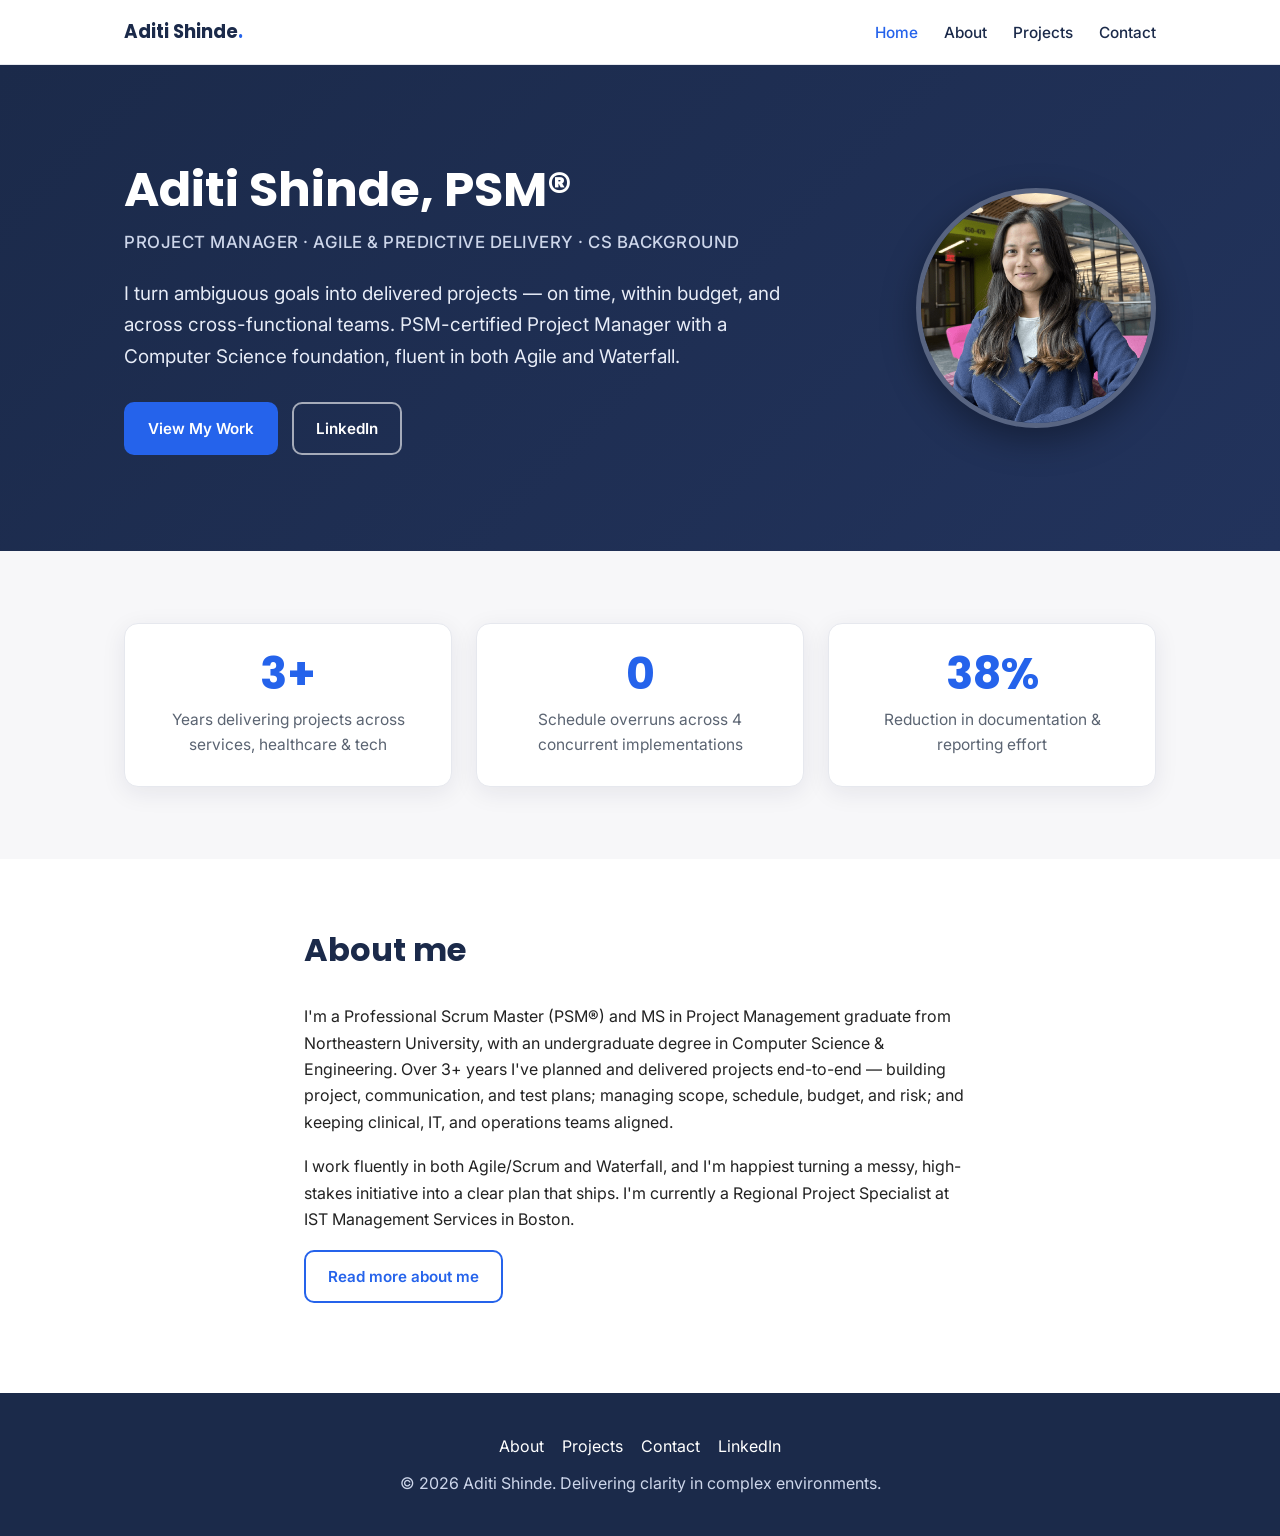
<file: index.html>
<!DOCTYPE html>
<html lang="en">
<head>
<meta charset="UTF-8">
<meta name="viewport" content="width=device-width, initial-scale=1.0">
<title>Aditi Shinde — Project Manager (PSM®)</title>
<meta name="description" content="Aditi Shinde — PSM-certified Project Manager with a Computer Science background. Agile and Waterfall delivery across services, healthcare, and technology.">
<link rel="preconnect" href="https://fonts.googleapis.com">
<link rel="preconnect" href="https://fonts.gstatic.com" crossorigin>
<link href="https://fonts.googleapis.com/css2?family=Inter:wght@400;500;600&family=Poppins:wght@500;600;700&display=swap" rel="stylesheet">
<link rel="stylesheet" href="styles.css">
</head>
<body>

<nav class="nav">
  <div class="container">
    <a class="brand" href="index.html">Aditi Shinde<span>.</span></a>
    <button class="nav-toggle" aria-label="Menu" onclick="document.getElementById('navlinks').classList.toggle('open')">☰</button>
    <ul class="nav-links" id="navlinks">
      <li><a class="active" href="index.html">Home</a></li>
      <li><a href="about.html">About</a></li>
      <li><a href="projects.html">Projects</a></li>
      <li><a href="contact.html">Contact</a></li>
    </ul>
  </div>
</nav>

<header class="hero">
  <div class="container hero-inner">
    <div class="hero-text">
      <h1>Aditi Shinde, PSM®</h1>
      <div class="role">Project Manager · Agile &amp; Predictive Delivery · CS Background</div>
      <p class="lead">I turn ambiguous goals into delivered projects — on time, within budget, and across cross-functional teams. PSM-certified Project Manager with a Computer Science foundation, fluent in both Agile and Waterfall.</p>
      <div class="actions">
        <a class="btn btn-primary" href="projects.html">View My Work</a>
        <a class="btn btn-outline" href="https://www.linkedin.com/in/aditishinde29/" target="_blank" rel="noopener">LinkedIn</a>
      </div>
    </div>
    <img class="hero-photo" src="profile.png" alt="Aditi Shinde">
  </div>
</header>

<section class="stats">
  <div class="container">
    <div class="stats-grid">
      <div class="stat"><div class="num">3+</div><div class="label">Years delivering projects across services, healthcare &amp; tech</div></div>
      <div class="stat"><div class="num">0</div><div class="label">Schedule overruns across 4 concurrent implementations</div></div>
      <div class="stat"><div class="num">38%</div><div class="label">Reduction in documentation &amp; reporting effort</div></div>
    </div>
  </div>
</section>

<section>
  <div class="container prose">
    <div class="section-head"><h2>About me</h2></div>
    <p>I'm a Professional Scrum Master (PSM®) and MS in Project Management graduate from Northeastern University, with an undergraduate degree in Computer Science &amp; Engineering. Over 3+ years I've planned and delivered projects end-to-end — building project, communication, and test plans; managing scope, schedule, budget, and risk; and keeping clinical, IT, and operations teams aligned.</p>
    <p>I work fluently in both Agile/Scrum and Waterfall, and I'm happiest turning a messy, high-stakes initiative into a clear plan that ships. I'm currently a Regional Project Specialist at IST Management Services in Boston.</p>
    <p><a class="btn btn-ghost" href="about.html">Read more about me</a></p>
  </div>
</section>

<footer class="footer">
  <div class="container">
    <div class="links">
      <a href="about.html">About</a>
      <a href="projects.html">Projects</a>
      <a href="contact.html">Contact</a>
      <a href="https://www.linkedin.com/in/aditishinde29/" target="_blank" rel="noopener">LinkedIn</a>
    </div>
    <p>© 2026 Aditi Shinde. Delivering clarity in complex environments.</p>
  </div>
</footer>

</body>
</html>
</file>
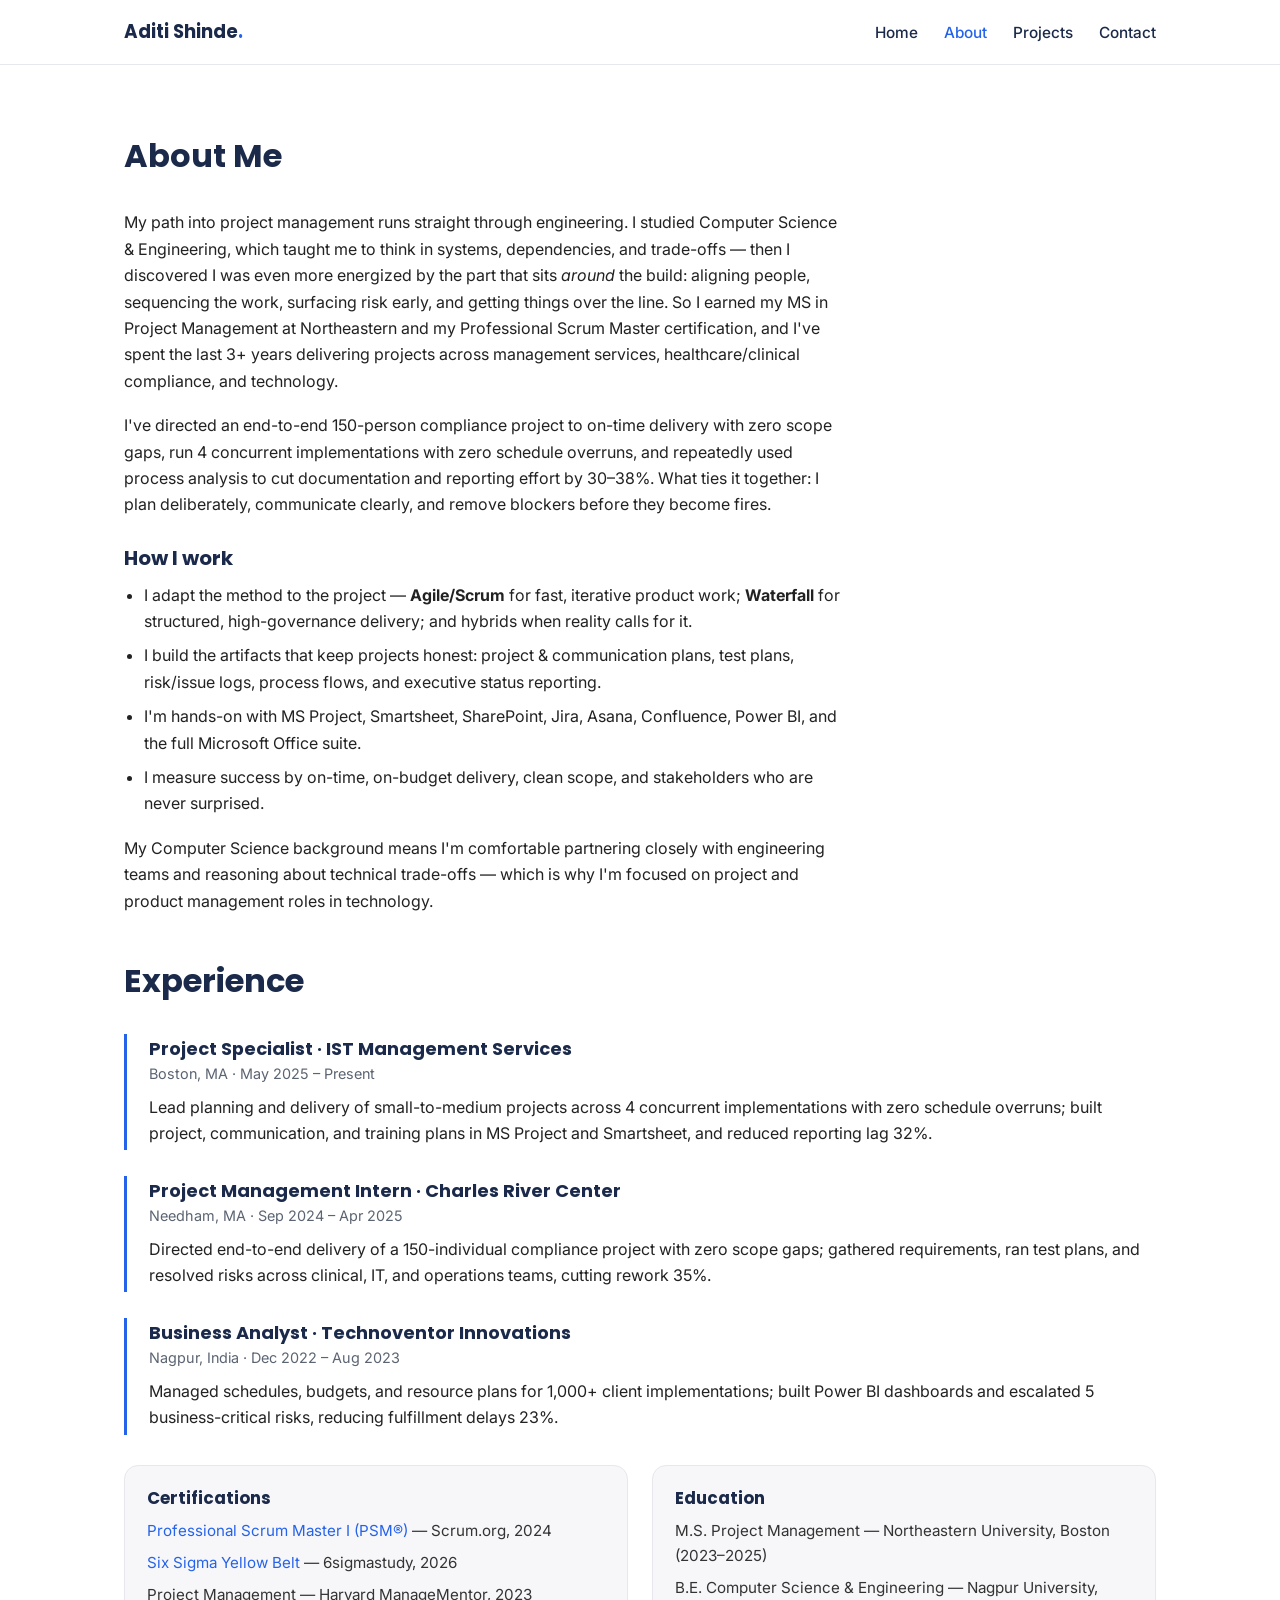
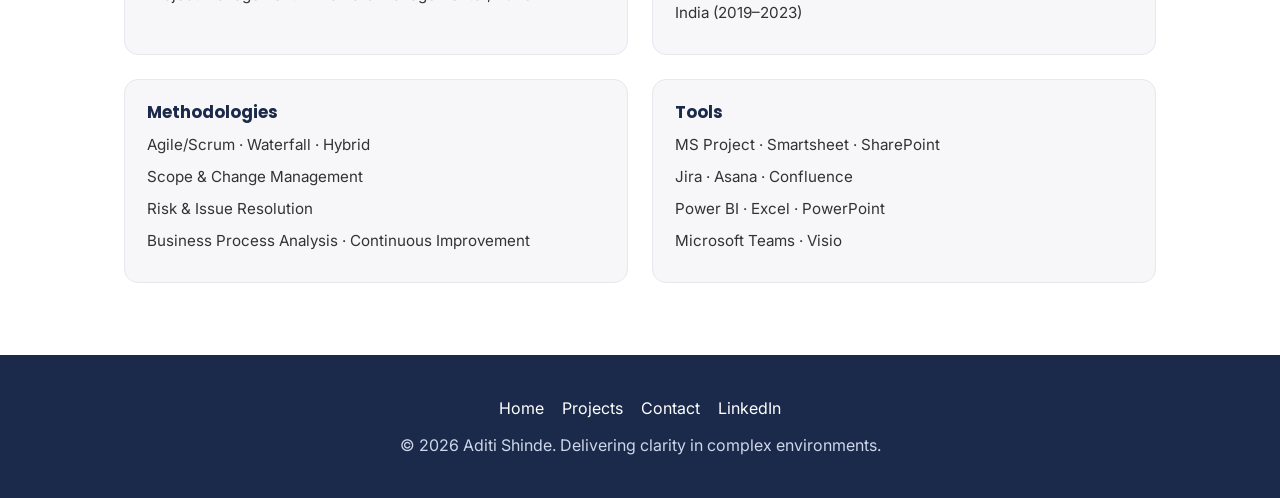
<file: about.html>
<!DOCTYPE html>
<html lang="en">
<head>
<meta charset="UTF-8">
<meta name="viewport" content="width=device-width, initial-scale=1.0">
<title>About — Aditi Shinde, Project Manager</title>
<meta name="description" content="About Aditi Shinde — Project Manager with a Computer Science background, PSM-certified, experienced in Agile and Waterfall delivery.">
<link rel="preconnect" href="https://fonts.googleapis.com">
<link rel="preconnect" href="https://fonts.gstatic.com" crossorigin>
<link href="https://fonts.googleapis.com/css2?family=Inter:wght@400;500;600&family=Poppins:wght@500;600;700&display=swap" rel="stylesheet">
<link rel="stylesheet" href="styles.css">
</head>
<body>

<nav class="nav">
  <div class="container">
    <a class="brand" href="index.html">Aditi Shinde<span>.</span></a>
    <button class="nav-toggle" aria-label="Menu" onclick="document.getElementById('navlinks').classList.toggle('open')">☰</button>
    <ul class="nav-links" id="navlinks">
      <li><a href="index.html">Home</a></li>
      <li><a class="active" href="about.html">About</a></li>
      <li><a href="projects.html">Projects</a></li>
      <li><a href="contact.html">Contact</a></li>
    </ul>
  </div>
</nav>

<section>
  <div class="container">
    <div class="section-head"><h2>About Me</h2></div>
    <div class="prose">
      <p>My path into project management runs straight through engineering. I studied Computer Science &amp; Engineering, which taught me to think in systems, dependencies, and trade-offs — then I discovered I was even more energized by the part that sits <em>around</em> the build: aligning people, sequencing the work, surfacing risk early, and getting things over the line. So I earned my MS in Project Management at Northeastern and my Professional Scrum Master certification, and I've spent the last 3+ years delivering projects across management services, healthcare/clinical compliance, and technology.</p>
      <p>I've directed an end-to-end 150-person compliance project to on-time delivery with zero scope gaps, run 4 concurrent implementations with zero schedule overruns, and repeatedly used process analysis to cut documentation and reporting effort by 30–38%. What ties it together: I plan deliberately, communicate clearly, and remove blockers before they become fires.</p>

      <h3>How I work</h3>
      <ul>
        <li>I adapt the method to the project — <strong>Agile/Scrum</strong> for fast, iterative product work; <strong>Waterfall</strong> for structured, high-governance delivery; and hybrids when reality calls for it.</li>
        <li>I build the artifacts that keep projects honest: project &amp; communication plans, test plans, risk/issue logs, process flows, and executive status reporting.</li>
        <li>I'm hands-on with MS Project, Smartsheet, SharePoint, Jira, Asana, Confluence, Power BI, and the full Microsoft Office suite.</li>
        <li>I measure success by on-time, on-budget delivery, clean scope, and stakeholders who are never surprised.</li>
      </ul>
      <p>My Computer Science background means I'm comfortable partnering closely with engineering teams and reasoning about technical trade-offs — which is why I'm focused on project and product management roles in technology.</p>
    </div>

    <div class="section-head" style="margin-top:48px"><h2>Experience</h2></div>
    <div class="exp">
      <h3>Project Specialist · IST Management Services</h3>
      <div class="when">Boston, MA · May 2025 – Present</div>
      <p>Lead planning and delivery of small-to-medium projects across 4 concurrent implementations with zero schedule overruns; built project, communication, and training plans in MS Project and Smartsheet, and reduced reporting lag 32%.</p>
    </div>
    <div class="exp">
      <h3>Project Management Intern · Charles River Center</h3>
      <div class="when">Needham, MA · Sep 2024 – Apr 2025</div>
      <p>Directed end-to-end delivery of a 150-individual compliance project with zero scope gaps; gathered requirements, ran test plans, and resolved risks across clinical, IT, and operations teams, cutting rework 35%.</p>
    </div>
    <div class="exp">
      <h3>Business Analyst · Technoventor Innovations</h3>
      <div class="when">Nagpur, India · Dec 2022 – Aug 2023</div>
      <p>Managed schedules, budgets, and resource plans for 1,000+ client implementations; built Power BI dashboards and escalated 5 business-critical risks, reducing fulfillment delays 23%.</p>
    </div>

    <div class="cred-grid">
      <div class="cred">
        <h4>Certifications</h4>
        <ul>
          <li><a href="https://www.scrum.org/user/1453399" target="_blank" rel="noopener">Professional Scrum Master I (PSM®)</a> — Scrum.org, 2024</li>
          <li><a href="certs/SixSigmaYellowBelt-AditiShinde.pdf" target="_blank" rel="noopener">Six Sigma Yellow Belt</a> — 6sigmastudy, 2026</li>
          <li>Project Management — Harvard ManageMentor, 2023</li>
        </ul>
      </div>
      <div class="cred">
        <h4>Education</h4>
        <ul>
          <li>M.S. Project Management — Northeastern University, Boston (2023–2025)</li>
          <li>B.E. Computer Science &amp; Engineering — Nagpur University, India (2019–2023)</li>
        </ul>
      </div>
      <div class="cred">
        <h4>Methodologies</h4>
        <ul>
          <li>Agile/Scrum · Waterfall · Hybrid</li>
          <li>Scope &amp; Change Management</li>
          <li>Risk &amp; Issue Resolution</li>
          <li>Business Process Analysis · Continuous Improvement</li>
        </ul>
      </div>
      <div class="cred">
        <h4>Tools</h4>
        <ul>
          <li>MS Project · Smartsheet · SharePoint</li>
          <li>Jira · Asana · Confluence</li>
          <li>Power BI · Excel · PowerPoint</li>
          <li>Microsoft Teams · Visio</li>
        </ul>
      </div>
    </div>
  </div>
</section>

<footer class="footer">
  <div class="container">
    <div class="links">
      <a href="index.html">Home</a>
      <a href="projects.html">Projects</a>
      <a href="contact.html">Contact</a>
      <a href="https://www.linkedin.com/in/aditishinde29/" target="_blank" rel="noopener">LinkedIn</a>
    </div>
    <p>© 2026 Aditi Shinde. Delivering clarity in complex environments.</p>
  </div>
</footer>

</body>
</html>
</file>
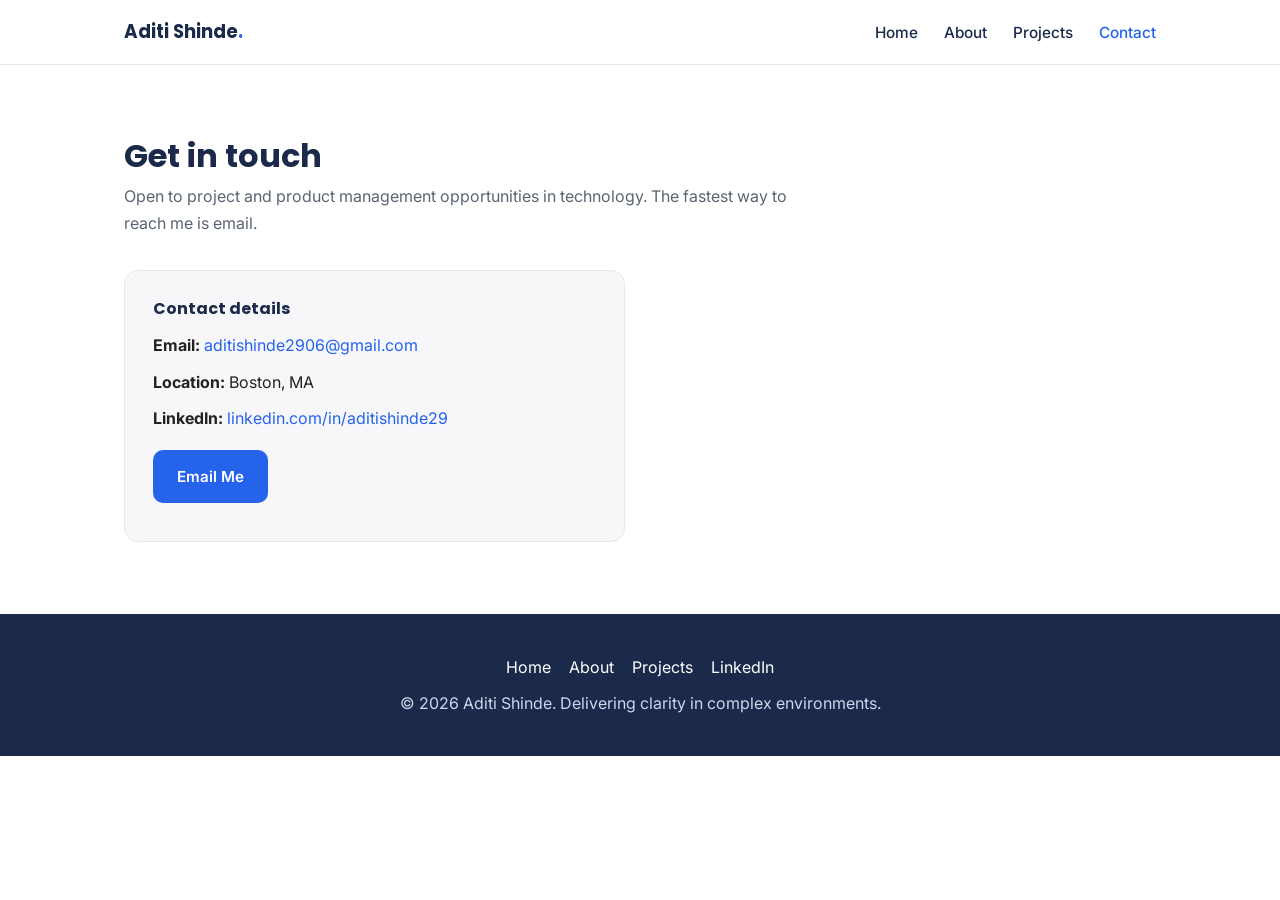
<file: contact.html>
<!DOCTYPE html>
<html lang="en">
<head>
<meta charset="UTF-8">
<meta name="viewport" content="width=device-width, initial-scale=1.0">
<title>Contact — Aditi Shinde</title>
<meta name="description" content="Get in touch with Aditi Shinde — Project Manager based in Boston, MA.">
<link rel="preconnect" href="https://fonts.googleapis.com">
<link rel="preconnect" href="https://fonts.gstatic.com" crossorigin>
<link href="https://fonts.googleapis.com/css2?family=Inter:wght@400;500;600&family=Poppins:wght@500;600;700&display=swap" rel="stylesheet">
<link rel="stylesheet" href="styles.css">
</head>
<body>

<nav class="nav">
  <div class="container">
    <a class="brand" href="index.html">Aditi Shinde<span>.</span></a>
    <button class="nav-toggle" aria-label="Menu" onclick="document.getElementById('navlinks').classList.toggle('open')">☰</button>
    <ul class="nav-links" id="navlinks">
      <li><a href="index.html">Home</a></li>
      <li><a href="about.html">About</a></li>
      <li><a href="projects.html">Projects</a></li>
      <li><a class="active" href="contact.html">Contact</a></li>
    </ul>
  </div>
</nav>

<section>
  <div class="container">
    <div class="section-head">
      <h2>Get in touch</h2>
      <p>Open to project and product management opportunities in technology. The fastest way to reach me is email.</p>
    </div>

    <div class="contact-grid">
      <div class="contact-card">
        <h4 style="margin-bottom:14px">Contact details</h4>
        <p><strong>Email:</strong> <a href="mailto:aditishinde2906@gmail.com">aditishinde2906@gmail.com</a></p>
        <p><strong>Location:</strong> Boston, MA</p>
        <p><strong>LinkedIn:</strong> <a href="https://www.linkedin.com/in/aditishinde29/" target="_blank" rel="noopener">linkedin.com/in/aditishinde29</a></p>
        <p style="margin-top:18px"><a class="btn btn-primary" href="mailto:aditishinde2906@gmail.com">Email Me</a></p>
      </div>
    </div>
  </div>
</section>

<footer class="footer">
  <div class="container">
    <div class="links">
      <a href="index.html">Home</a>
      <a href="about.html">About</a>
      <a href="projects.html">Projects</a>
      <a href="https://www.linkedin.com/in/aditishinde29/" target="_blank" rel="noopener">LinkedIn</a>
    </div>
    <p>© 2026 Aditi Shinde. Delivering clarity in complex environments.</p>
  </div>
</footer>

</body>
</html>
</file>
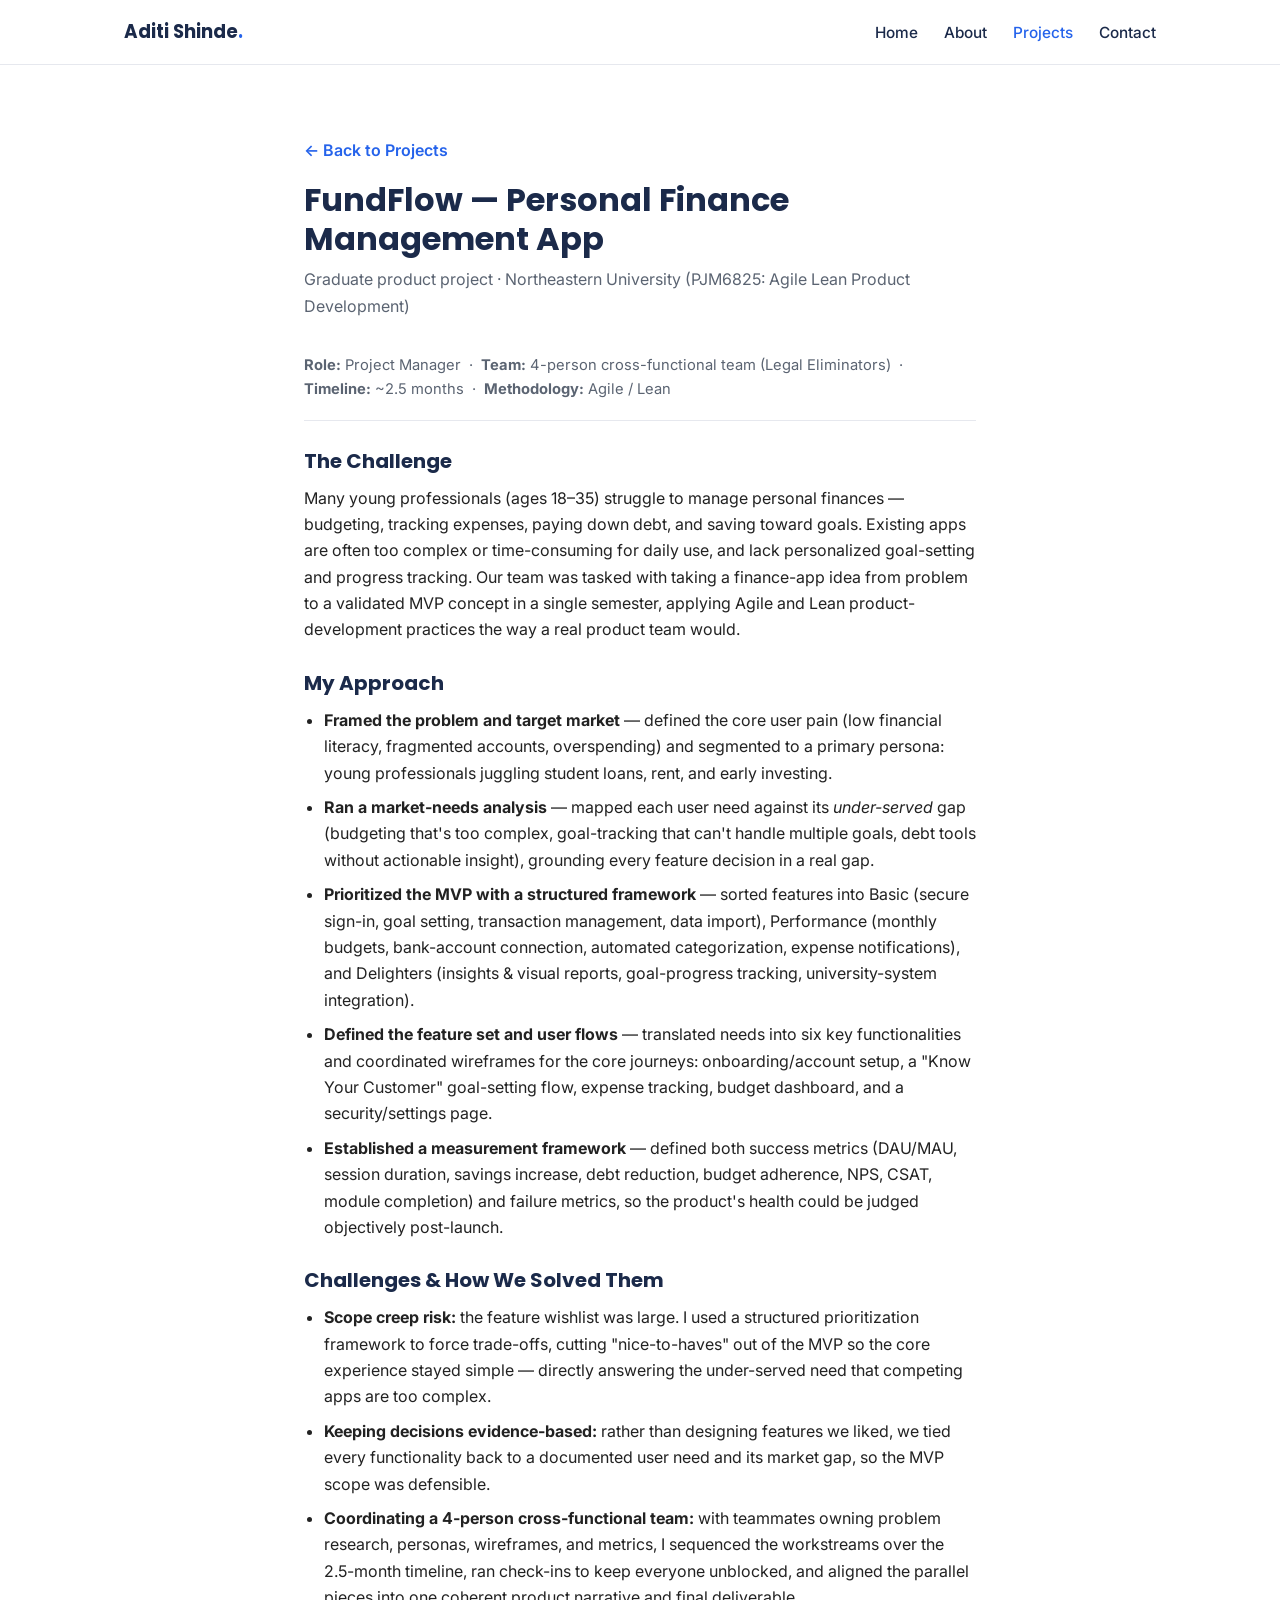
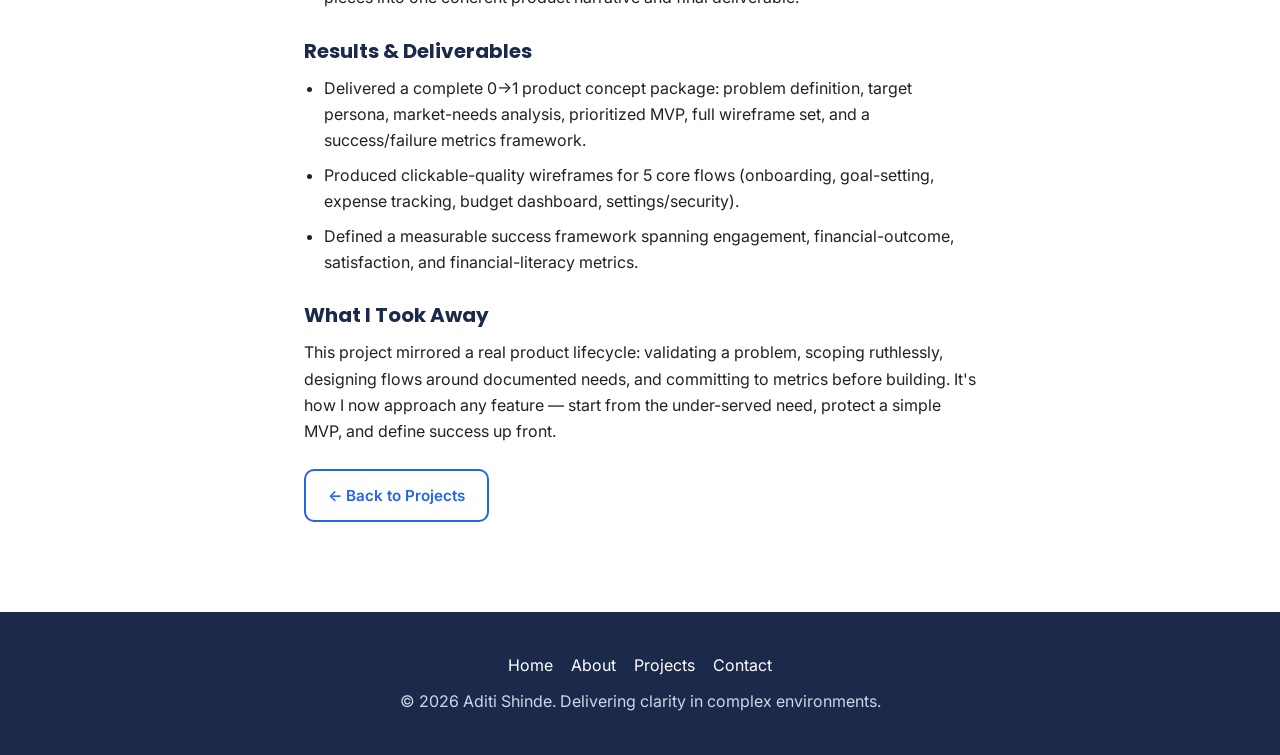
<file: fundflow.html>
<!DOCTYPE html>
<html lang="en">
<head>
<meta charset="UTF-8">
<meta name="viewport" content="width=device-width, initial-scale=1.0">
<title>FundFlow Case Study — Aditi Shinde</title>
<meta name="description" content="FundFlow case study — 0→1 personal finance app product concept led with Agile/Lean methods, a prioritized MVP, wireframes, and a success-metrics framework.">
<link rel="preconnect" href="https://fonts.googleapis.com">
<link rel="preconnect" href="https://fonts.gstatic.com" crossorigin>
<link href="https://fonts.googleapis.com/css2?family=Inter:wght@400;500;600&family=Poppins:wght@500;600;700&display=swap" rel="stylesheet">
<link rel="stylesheet" href="styles.css">
</head>
<body>

<nav class="nav">
  <div class="container">
    <a class="brand" href="index.html">Aditi Shinde<span>.</span></a>
    <button class="nav-toggle" aria-label="Menu" onclick="document.getElementById('navlinks').classList.toggle('open')">☰</button>
    <ul class="nav-links" id="navlinks">
      <li><a href="index.html">Home</a></li>
      <li><a href="about.html">About</a></li>
      <li><a class="active" href="projects.html">Projects</a></li>
      <li><a href="contact.html">Contact</a></li>
    </ul>
  </div>
</nav>

<section>
  <div class="container prose">
    <a class="back" href="projects.html">← Back to Projects</a>
    <div class="section-head">
      <h2>FundFlow — Personal Finance Management App</h2>
      <p>Graduate product project · Northeastern University (PJM6825: Agile Lean Product Development)</p>
    </div>
    <p class="meta-line"><strong>Role:</strong> Project Manager &nbsp;·&nbsp; <strong>Team:</strong> 4-person cross-functional team (Legal Eliminators) &nbsp;·&nbsp; <strong>Timeline:</strong> ~2.5 months &nbsp;·&nbsp; <strong>Methodology:</strong> Agile / Lean</p>

    <h3>The Challenge</h3>
    <p>Many young professionals (ages 18–35) struggle to manage personal finances — budgeting, tracking expenses, paying down debt, and saving toward goals. Existing apps are often too complex or time-consuming for daily use, and lack personalized goal-setting and progress tracking. Our team was tasked with taking a finance-app idea from problem to a validated MVP concept in a single semester, applying Agile and Lean product-development practices the way a real product team would.</p>

    <h3>My Approach</h3>
    <ul>
      <li><strong>Framed the problem and target market</strong> — defined the core user pain (low financial literacy, fragmented accounts, overspending) and segmented to a primary persona: young professionals juggling student loans, rent, and early investing.</li>
      <li><strong>Ran a market-needs analysis</strong> — mapped each user need against its <em>under-served</em> gap (budgeting that's too complex, goal-tracking that can't handle multiple goals, debt tools without actionable insight), grounding every feature decision in a real gap.</li>
      <li><strong>Prioritized the MVP with a structured framework</strong> — sorted features into Basic (secure sign-in, goal setting, transaction management, data import), Performance (monthly budgets, bank-account connection, automated categorization, expense notifications), and Delighters (insights &amp; visual reports, goal-progress tracking, university-system integration).</li>
      <li><strong>Defined the feature set and user flows</strong> — translated needs into six key functionalities and coordinated wireframes for the core journeys: onboarding/account setup, a "Know Your Customer" goal-setting flow, expense tracking, budget dashboard, and a security/settings page.</li>
      <li><strong>Established a measurement framework</strong> — defined both success metrics (DAU/MAU, session duration, savings increase, debt reduction, budget adherence, NPS, CSAT, module completion) and failure metrics, so the product's health could be judged objectively post-launch.</li>
    </ul>

    <h3>Challenges &amp; How We Solved Them</h3>
    <ul>
      <li><strong>Scope creep risk:</strong> the feature wishlist was large. I used a structured prioritization framework to force trade-offs, cutting "nice-to-haves" out of the MVP so the core experience stayed simple — directly answering the under-served need that competing apps are too complex.</li>
      <li><strong>Keeping decisions evidence-based:</strong> rather than designing features we liked, we tied every functionality back to a documented user need and its market gap, so the MVP scope was defensible.</li>
      <li><strong>Coordinating a 4-person cross-functional team:</strong> with teammates owning problem research, personas, wireframes, and metrics, I sequenced the workstreams over the 2.5-month timeline, ran check-ins to keep everyone unblocked, and aligned the parallel pieces into one coherent product narrative and final deliverable.</li>
    </ul>

    <h3>Results &amp; Deliverables</h3>
    <ul>
      <li>Delivered a complete 0→1 product concept package: problem definition, target persona, market-needs analysis, prioritized MVP, full wireframe set, and a success/failure metrics framework.</li>
      <li>Produced clickable-quality wireframes for 5 core flows (onboarding, goal-setting, expense tracking, budget dashboard, settings/security).</li>
      <li>Defined a measurable success framework spanning engagement, financial-outcome, satisfaction, and financial-literacy metrics.</li>
    </ul>

    <h3>What I Took Away</h3>
    <p>This project mirrored a real product lifecycle: validating a problem, scoping ruthlessly, designing flows around documented needs, and committing to metrics before building. It's how I now approach any feature — start from the under-served need, protect a simple MVP, and define success up front.</p>

    <p style="margin-top:24px"><a class="btn btn-ghost" href="projects.html">← Back to Projects</a></p>
  </div>
</section>

<footer class="footer">
  <div class="container">
    <div class="links">
      <a href="index.html">Home</a>
      <a href="about.html">About</a>
      <a href="projects.html">Projects</a>
      <a href="contact.html">Contact</a>
    </div>
    <p>© 2026 Aditi Shinde. Delivering clarity in complex environments.</p>
  </div>
</footer>

</body>
</html>
</file>
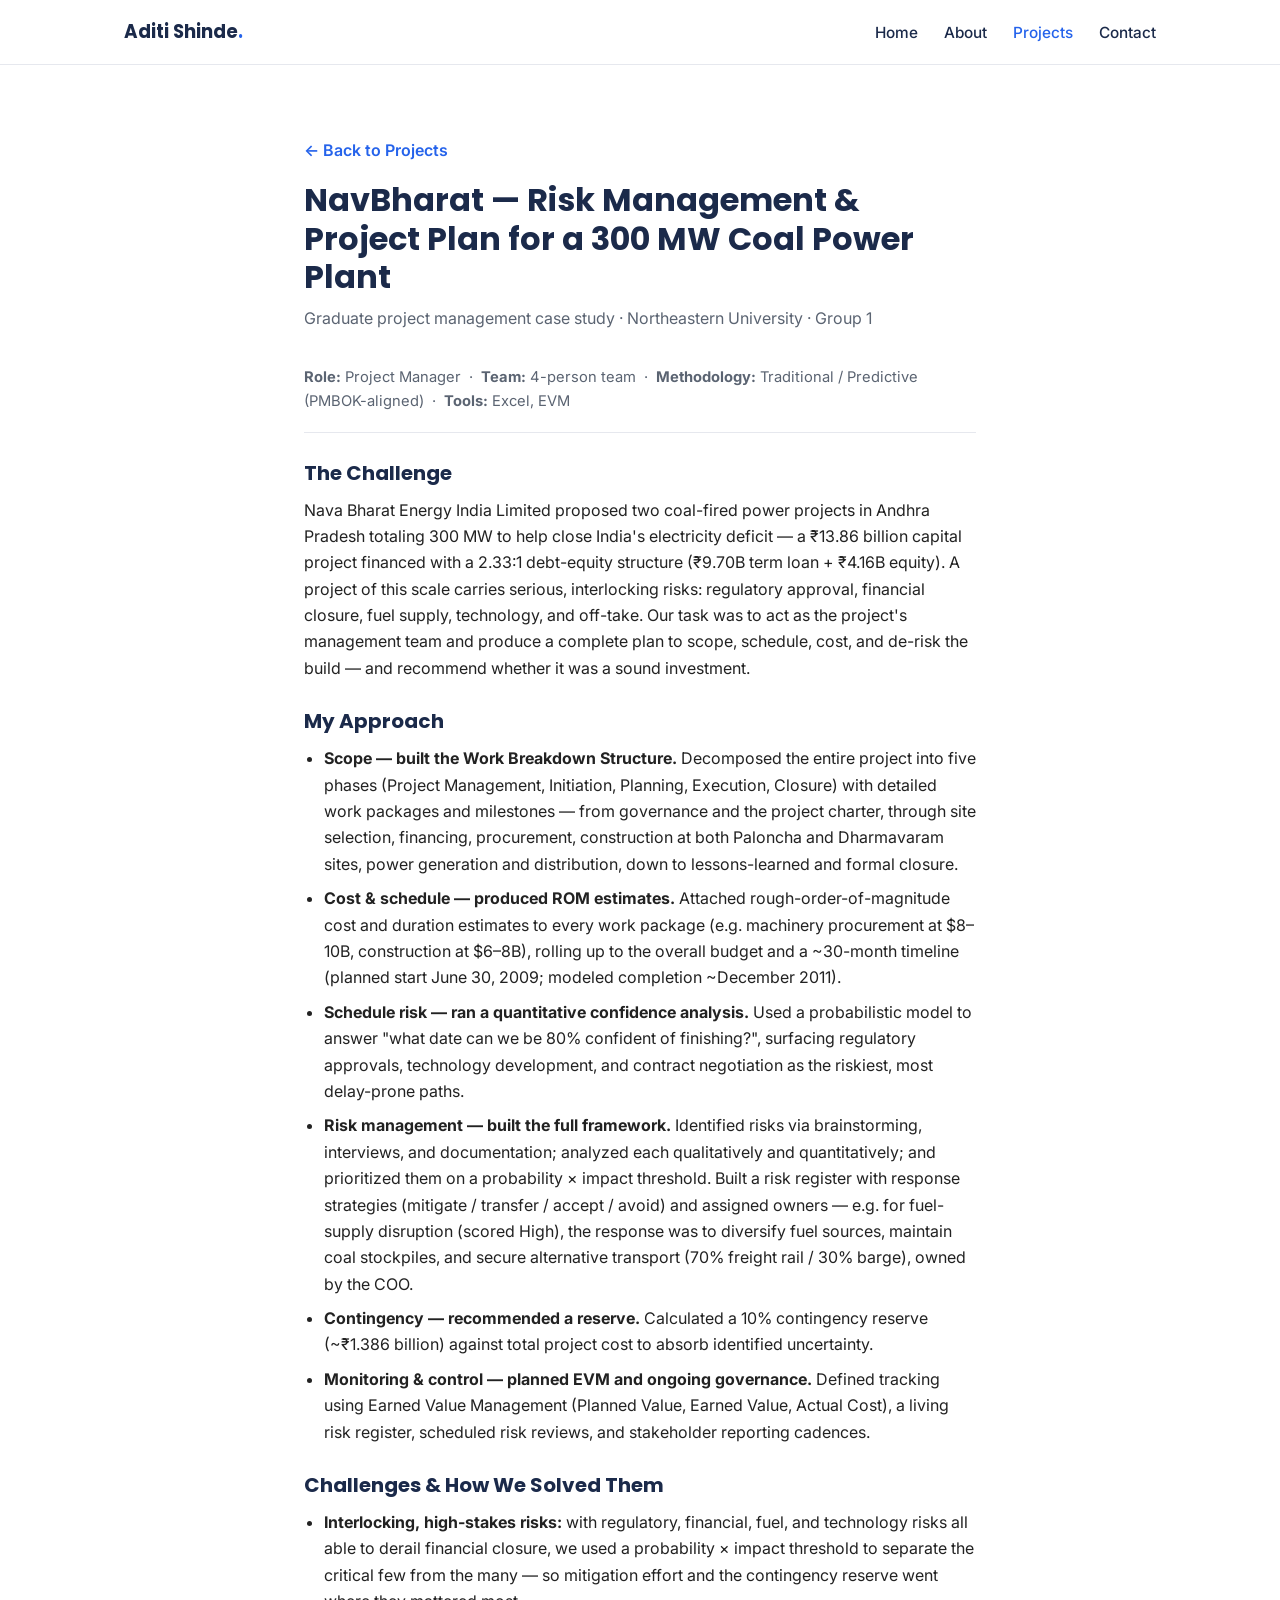
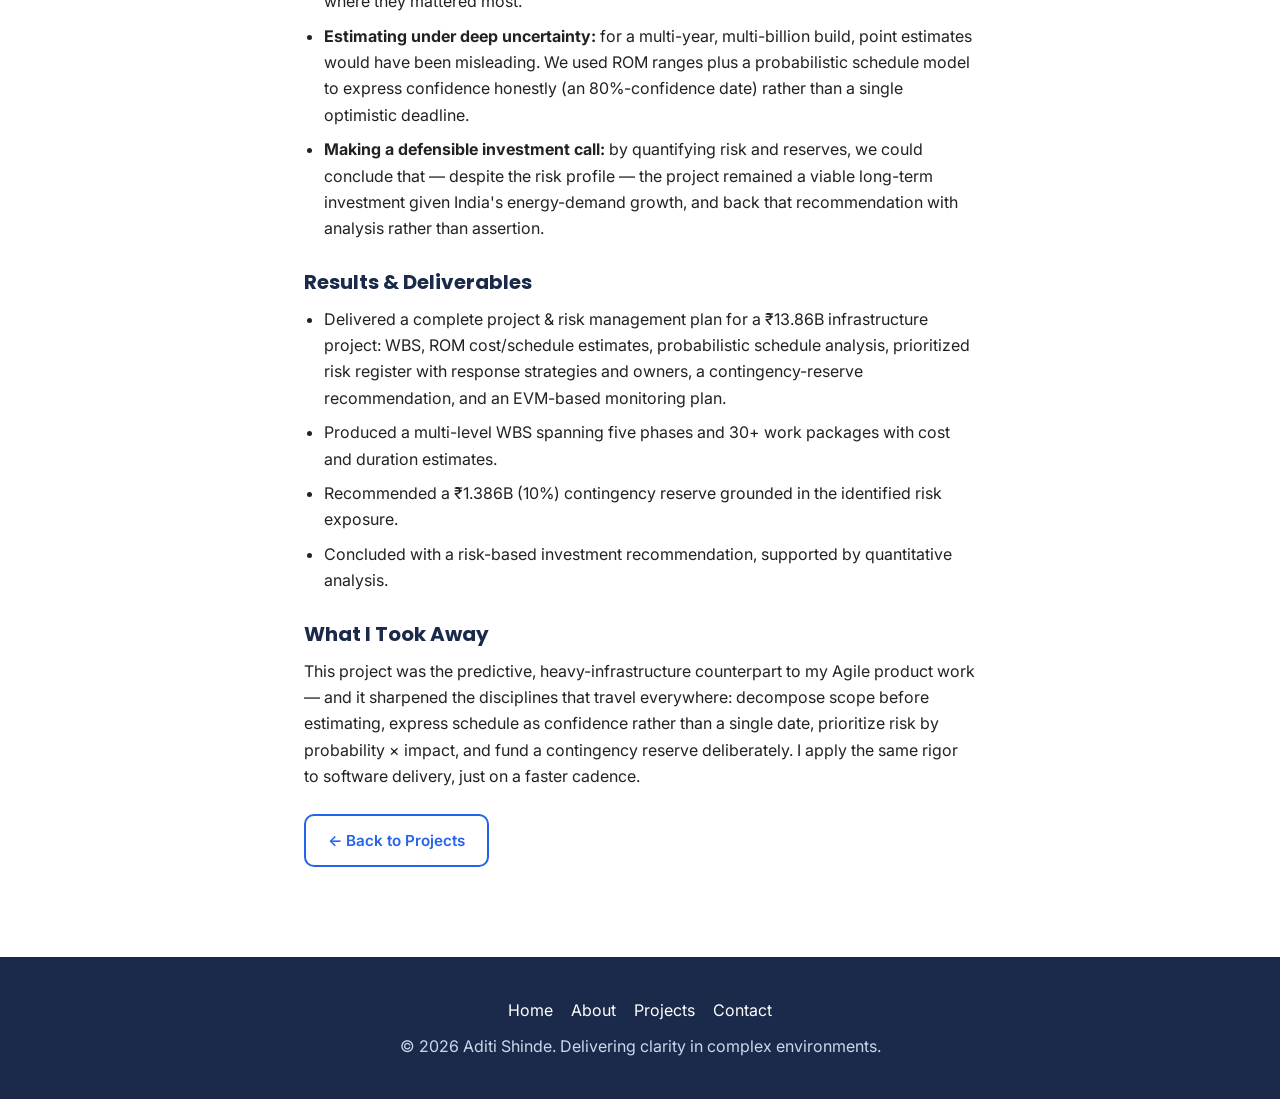
<file: navbharat.html>
<!DOCTYPE html>
<html lang="en">
<head>
<meta charset="UTF-8">
<meta name="viewport" content="width=device-width, initial-scale=1.0">
<title>NavBharat Case Study — Aditi Shinde</title>
<meta name="description" content="NavBharat case study — full project plan and risk management framework for a 300 MW, ₹13.86B coal power plant: WBS, ROM estimates, quantitative risk register, contingency reserve, and EVM.">
<link rel="preconnect" href="https://fonts.googleapis.com">
<link rel="preconnect" href="https://fonts.gstatic.com" crossorigin>
<link href="https://fonts.googleapis.com/css2?family=Inter:wght@400;500;600&family=Poppins:wght@500;600;700&display=swap" rel="stylesheet">
<link rel="stylesheet" href="styles.css">
</head>
<body>

<nav class="nav">
  <div class="container">
    <a class="brand" href="index.html">Aditi Shinde<span>.</span></a>
    <button class="nav-toggle" aria-label="Menu" onclick="document.getElementById('navlinks').classList.toggle('open')">☰</button>
    <ul class="nav-links" id="navlinks">
      <li><a href="index.html">Home</a></li>
      <li><a href="about.html">About</a></li>
      <li><a class="active" href="projects.html">Projects</a></li>
      <li><a href="contact.html">Contact</a></li>
    </ul>
  </div>
</nav>

<section>
  <div class="container prose">
    <a class="back" href="projects.html">← Back to Projects</a>
    <div class="section-head">
      <h2>NavBharat — Risk Management &amp; Project Plan for a 300 MW Coal Power Plant</h2>
      <p>Graduate project management case study · Northeastern University · Group 1</p>
    </div>
    <p class="meta-line"><strong>Role:</strong> Project Manager &nbsp;·&nbsp; <strong>Team:</strong> 4-person team &nbsp;·&nbsp; <strong>Methodology:</strong> Traditional / Predictive (PMBOK-aligned) &nbsp;·&nbsp; <strong>Tools:</strong> Excel, EVM</p>

    <h3>The Challenge</h3>
    <p>Nava Bharat Energy India Limited proposed two coal-fired power projects in Andhra Pradesh totaling 300 MW to help close India's electricity deficit — a ₹13.86 billion capital project financed with a 2.33:1 debt-equity structure (₹9.70B term loan + ₹4.16B equity). A project of this scale carries serious, interlocking risks: regulatory approval, financial closure, fuel supply, technology, and off-take. Our task was to act as the project's management team and produce a complete plan to scope, schedule, cost, and de-risk the build — and recommend whether it was a sound investment.</p>

    <h3>My Approach</h3>
    <ul>
      <li><strong>Scope — built the Work Breakdown Structure.</strong> Decomposed the entire project into five phases (Project Management, Initiation, Planning, Execution, Closure) with detailed work packages and milestones — from governance and the project charter, through site selection, financing, procurement, construction at both Paloncha and Dharmavaram sites, power generation and distribution, down to lessons-learned and formal closure.</li>
      <li><strong>Cost &amp; schedule — produced ROM estimates.</strong> Attached rough-order-of-magnitude cost and duration estimates to every work package (e.g. machinery procurement at $8–10B, construction at $6–8B), rolling up to the overall budget and a ~30-month timeline (planned start June 30, 2009; modeled completion ~December 2011).</li>
      <li><strong>Schedule risk — ran a quantitative confidence analysis.</strong> Used a probabilistic model to answer "what date can we be 80% confident of finishing?", surfacing regulatory approvals, technology development, and contract negotiation as the riskiest, most delay-prone paths.</li>
      <li><strong>Risk management — built the full framework.</strong> Identified risks via brainstorming, interviews, and documentation; analyzed each qualitatively and quantitatively; and prioritized them on a probability × impact threshold. Built a risk register with response strategies (mitigate / transfer / accept / avoid) and assigned owners — e.g. for fuel-supply disruption (scored High), the response was to diversify fuel sources, maintain coal stockpiles, and secure alternative transport (70% freight rail / 30% barge), owned by the COO.</li>
      <li><strong>Contingency — recommended a reserve.</strong> Calculated a 10% contingency reserve (~₹1.386 billion) against total project cost to absorb identified uncertainty.</li>
      <li><strong>Monitoring &amp; control — planned EVM and ongoing governance.</strong> Defined tracking using Earned Value Management (Planned Value, Earned Value, Actual Cost), a living risk register, scheduled risk reviews, and stakeholder reporting cadences.</li>
    </ul>

    <h3>Challenges &amp; How We Solved Them</h3>
    <ul>
      <li><strong>Interlocking, high-stakes risks:</strong> with regulatory, financial, fuel, and technology risks all able to derail financial closure, we used a probability × impact threshold to separate the critical few from the many — so mitigation effort and the contingency reserve went where they mattered most.</li>
      <li><strong>Estimating under deep uncertainty:</strong> for a multi-year, multi-billion build, point estimates would have been misleading. We used ROM ranges plus a probabilistic schedule model to express confidence honestly (an 80%-confidence date) rather than a single optimistic deadline.</li>
      <li><strong>Making a defensible investment call:</strong> by quantifying risk and reserves, we could conclude that — despite the risk profile — the project remained a viable long-term investment given India's energy-demand growth, and back that recommendation with analysis rather than assertion.</li>
    </ul>

    <h3>Results &amp; Deliverables</h3>
    <ul>
      <li>Delivered a complete project &amp; risk management plan for a ₹13.86B infrastructure project: WBS, ROM cost/schedule estimates, probabilistic schedule analysis, prioritized risk register with response strategies and owners, a contingency-reserve recommendation, and an EVM-based monitoring plan.</li>
      <li>Produced a multi-level WBS spanning five phases and 30+ work packages with cost and duration estimates.</li>
      <li>Recommended a ₹1.386B (10%) contingency reserve grounded in the identified risk exposure.</li>
      <li>Concluded with a risk-based investment recommendation, supported by quantitative analysis.</li>
    </ul>

    <h3>What I Took Away</h3>
    <p>This project was the predictive, heavy-infrastructure counterpart to my Agile product work — and it sharpened the disciplines that travel everywhere: decompose scope before estimating, express schedule as confidence rather than a single date, prioritize risk by probability × impact, and fund a contingency reserve deliberately. I apply the same rigor to software delivery, just on a faster cadence.</p>

    <p style="margin-top:24px"><a class="btn btn-ghost" href="projects.html">← Back to Projects</a></p>
  </div>
</section>

<footer class="footer">
  <div class="container">
    <div class="links">
      <a href="index.html">Home</a>
      <a href="about.html">About</a>
      <a href="projects.html">Projects</a>
      <a href="contact.html">Contact</a>
    </div>
    <p>© 2026 Aditi Shinde. Delivering clarity in complex environments.</p>
  </div>
</footer>

</body>
</html>
</file>
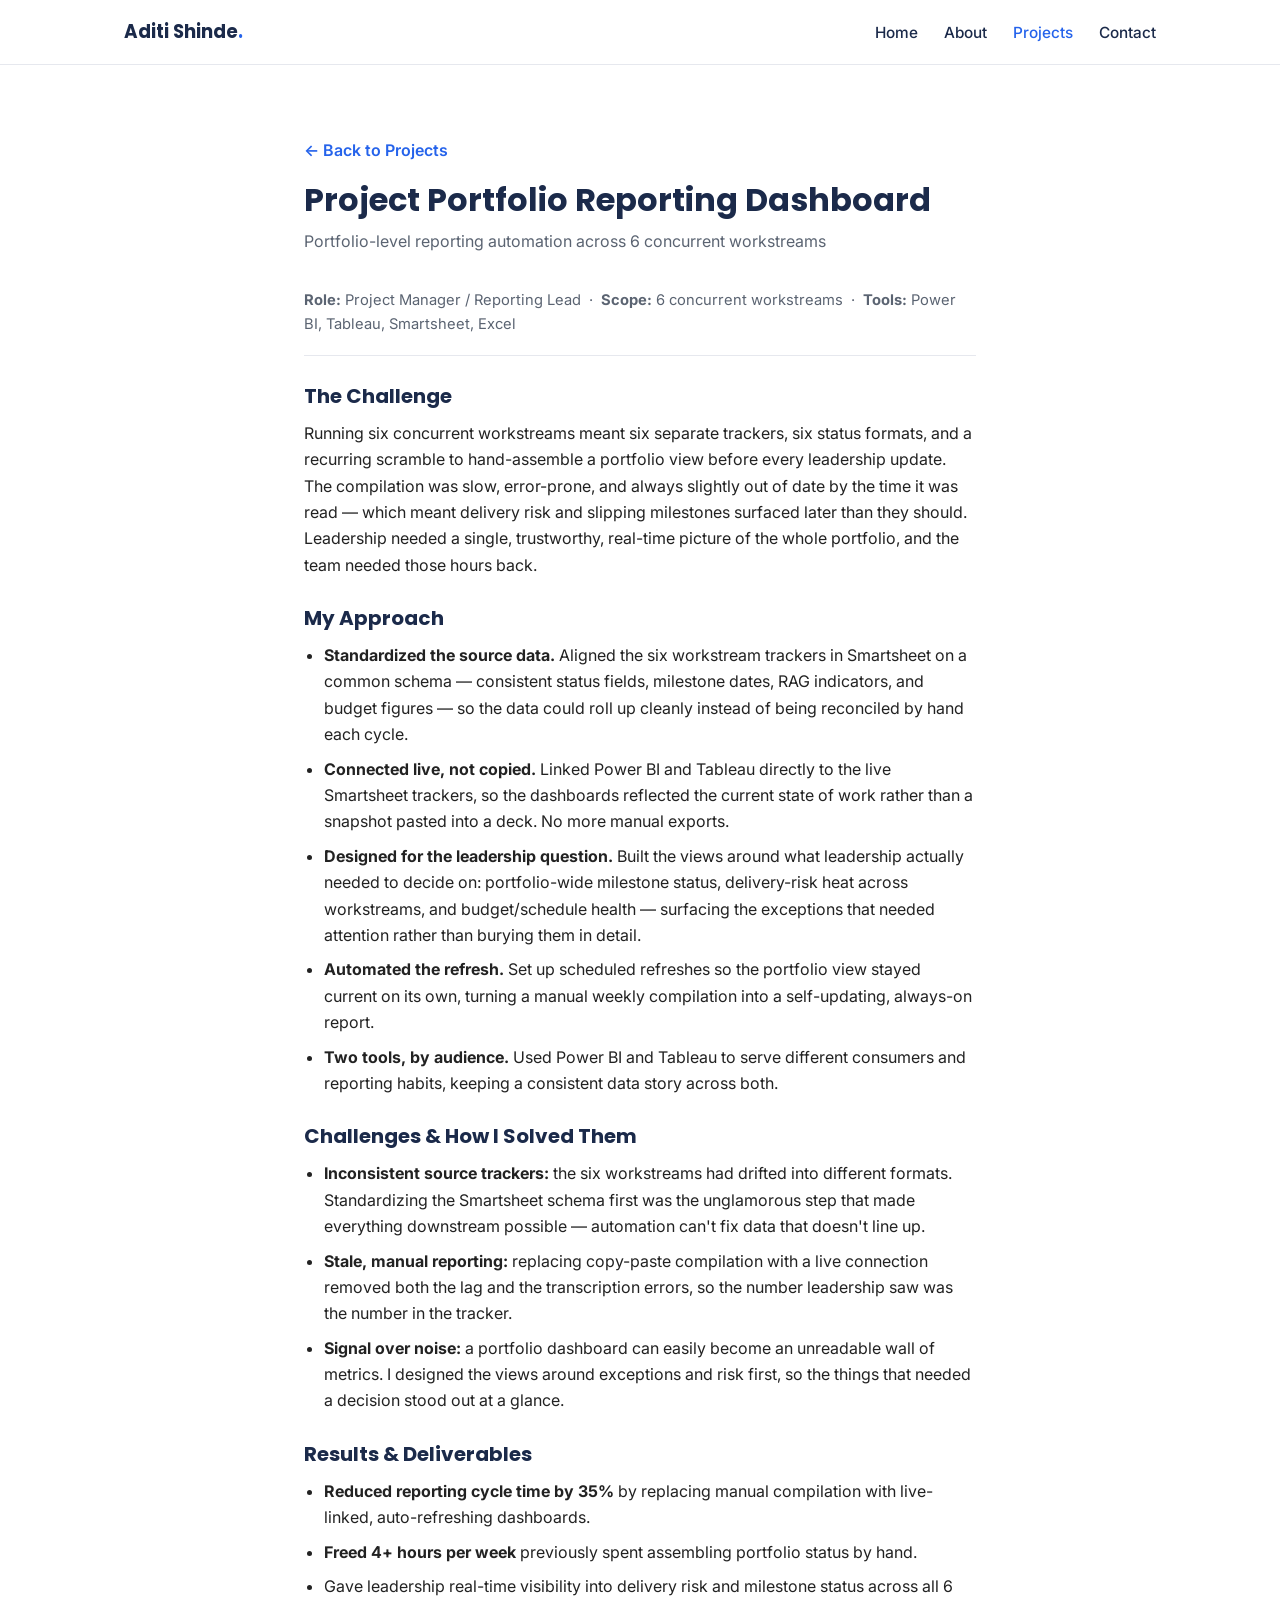
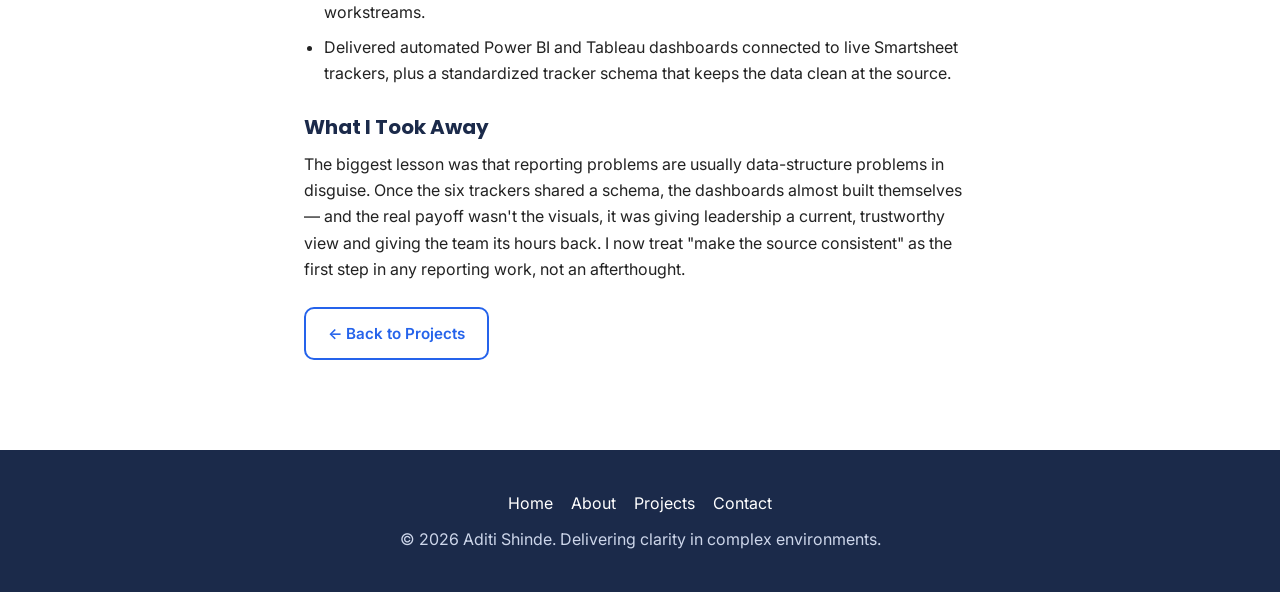
<file: portfolio-dashboard.html>
<!DOCTYPE html>
<html lang="en">
<head>
<meta charset="UTF-8">
<meta name="viewport" content="width=device-width, initial-scale=1.0">
<title>Project Portfolio Reporting Dashboard — Aditi Shinde</title>
<meta name="description" content="Project Portfolio Reporting Dashboard case study — consolidated reporting across 6 concurrent workstreams into automated Power BI and Tableau dashboards linked to live Smartsheet trackers, cutting reporting cycle time by 35% and freeing 4+ hours per week.">
<link rel="preconnect" href="https://fonts.googleapis.com">
<link rel="preconnect" href="https://fonts.gstatic.com" crossorigin>
<link href="https://fonts.googleapis.com/css2?family=Inter:wght@400;500;600&family=Poppins:wght@500;600;700&display=swap" rel="stylesheet">
<link rel="stylesheet" href="styles.css">
</head>
<body>

<nav class="nav">
  <div class="container">
    <a class="brand" href="index.html">Aditi Shinde<span>.</span></a>
    <button class="nav-toggle" aria-label="Menu" onclick="document.getElementById('navlinks').classList.toggle('open')">☰</button>
    <ul class="nav-links" id="navlinks">
      <li><a href="index.html">Home</a></li>
      <li><a href="about.html">About</a></li>
      <li><a class="active" href="projects.html">Projects</a></li>
      <li><a href="contact.html">Contact</a></li>
    </ul>
  </div>
</nav>

<section>
  <div class="container prose">
    <a class="back" href="projects.html">← Back to Projects</a>
    <div class="section-head">
      <h2>Project Portfolio Reporting Dashboard</h2>
      <p>Portfolio-level reporting automation across 6 concurrent workstreams</p>
    </div>
    <p class="meta-line"><strong>Role:</strong> Project Manager / Reporting Lead &nbsp;·&nbsp; <strong>Scope:</strong> 6 concurrent workstreams &nbsp;·&nbsp; <strong>Tools:</strong> Power BI, Tableau, Smartsheet, Excel</p>

    <h3>The Challenge</h3>
    <p>Running six concurrent workstreams meant six separate trackers, six status formats, and a recurring scramble to hand-assemble a portfolio view before every leadership update. The compilation was slow, error-prone, and always slightly out of date by the time it was read — which meant delivery risk and slipping milestones surfaced later than they should. Leadership needed a single, trustworthy, real-time picture of the whole portfolio, and the team needed those hours back.</p>

    <h3>My Approach</h3>
    <ul>
      <li><strong>Standardized the source data.</strong> Aligned the six workstream trackers in Smartsheet on a common schema — consistent status fields, milestone dates, RAG indicators, and budget figures — so the data could roll up cleanly instead of being reconciled by hand each cycle.</li>
      <li><strong>Connected live, not copied.</strong> Linked Power BI and Tableau directly to the live Smartsheet trackers, so the dashboards reflected the current state of work rather than a snapshot pasted into a deck. No more manual exports.</li>
      <li><strong>Designed for the leadership question.</strong> Built the views around what leadership actually needed to decide on: portfolio-wide milestone status, delivery-risk heat across workstreams, and budget/schedule health — surfacing the exceptions that needed attention rather than burying them in detail.</li>
      <li><strong>Automated the refresh.</strong> Set up scheduled refreshes so the portfolio view stayed current on its own, turning a manual weekly compilation into a self-updating, always-on report.</li>
      <li><strong>Two tools, by audience.</strong> Used Power BI and Tableau to serve different consumers and reporting habits, keeping a consistent data story across both.</li>
    </ul>

    <h3>Challenges &amp; How I Solved Them</h3>
    <ul>
      <li><strong>Inconsistent source trackers:</strong> the six workstreams had drifted into different formats. Standardizing the Smartsheet schema first was the unglamorous step that made everything downstream possible — automation can't fix data that doesn't line up.</li>
      <li><strong>Stale, manual reporting:</strong> replacing copy-paste compilation with a live connection removed both the lag and the transcription errors, so the number leadership saw was the number in the tracker.</li>
      <li><strong>Signal over noise:</strong> a portfolio dashboard can easily become an unreadable wall of metrics. I designed the views around exceptions and risk first, so the things that needed a decision stood out at a glance.</li>
    </ul>

    <h3>Results &amp; Deliverables</h3>
    <ul>
      <li><strong>Reduced reporting cycle time by 35%</strong> by replacing manual compilation with live-linked, auto-refreshing dashboards.</li>
      <li><strong>Freed 4+ hours per week</strong> previously spent assembling portfolio status by hand.</li>
      <li>Gave leadership real-time visibility into delivery risk and milestone status across all 6 workstreams.</li>
      <li>Delivered automated Power BI and Tableau dashboards connected to live Smartsheet trackers, plus a standardized tracker schema that keeps the data clean at the source.</li>
    </ul>

    <h3>What I Took Away</h3>
    <p>The biggest lesson was that reporting problems are usually data-structure problems in disguise. Once the six trackers shared a schema, the dashboards almost built themselves — and the real payoff wasn't the visuals, it was giving leadership a current, trustworthy view and giving the team its hours back. I now treat "make the source consistent" as the first step in any reporting work, not an afterthought.</p>

    <p style="margin-top:24px"><a class="btn btn-ghost" href="projects.html">← Back to Projects</a></p>
  </div>
</section>

<footer class="footer">
  <div class="container">
    <div class="links">
      <a href="index.html">Home</a>
      <a href="about.html">About</a>
      <a href="projects.html">Projects</a>
      <a href="contact.html">Contact</a>
    </div>
    <p>© 2026 Aditi Shinde. Delivering clarity in complex environments.</p>
  </div>
</footer>

</body>
</html>
</file>
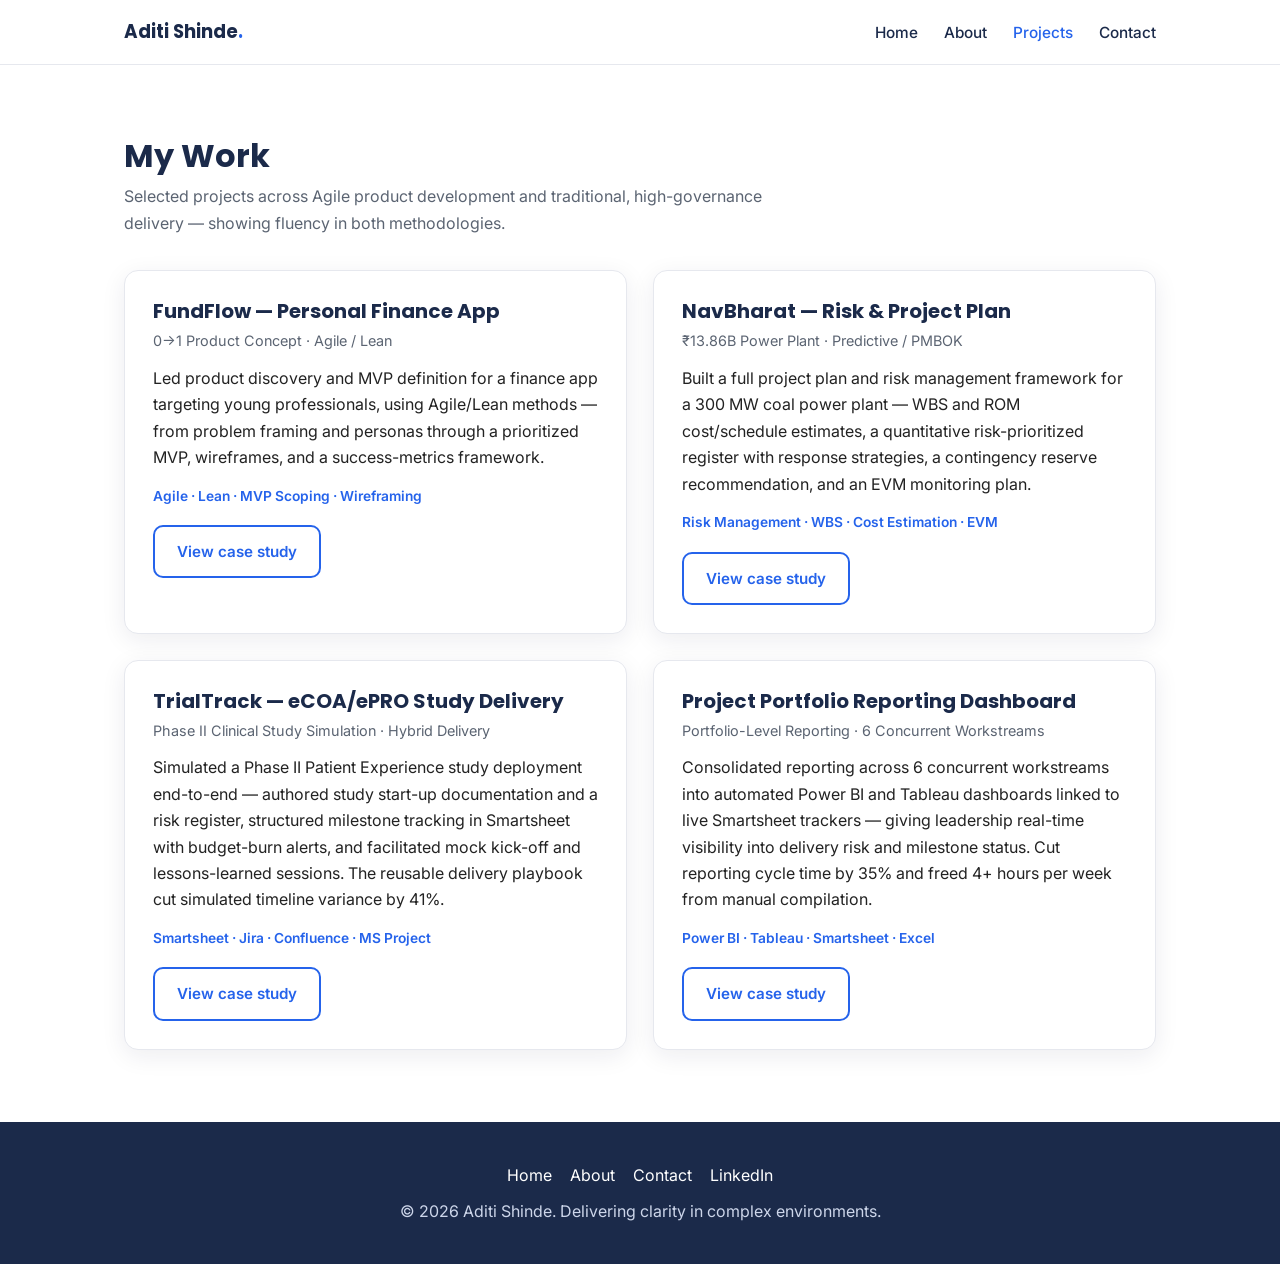
<file: projects.html>
<!DOCTYPE html>
<html lang="en">
<head>
<meta charset="UTF-8">
<meta name="viewport" content="width=device-width, initial-scale=1.0">
<title>Projects — Aditi Shinde</title>
<meta name="description" content="Selected project management work by Aditi Shinde — Agile product development and traditional, high-governance delivery.">
<link rel="preconnect" href="https://fonts.googleapis.com">
<link rel="preconnect" href="https://fonts.gstatic.com" crossorigin>
<link href="https://fonts.googleapis.com/css2?family=Inter:wght@400;500;600&family=Poppins:wght@500;600;700&display=swap" rel="stylesheet">
<link rel="stylesheet" href="styles.css">
</head>
<body>

<nav class="nav">
  <div class="container">
    <a class="brand" href="index.html">Aditi Shinde<span>.</span></a>
    <button class="nav-toggle" aria-label="Menu" onclick="document.getElementById('navlinks').classList.toggle('open')">☰</button>
    <ul class="nav-links" id="navlinks">
      <li><a href="index.html">Home</a></li>
      <li><a href="about.html">About</a></li>
      <li><a class="active" href="projects.html">Projects</a></li>
      <li><a href="contact.html">Contact</a></li>
    </ul>
  </div>
</nav>

<section>
  <div class="container">
    <div class="section-head">
      <h2>My Work</h2>
      <p>Selected projects across Agile product development and traditional, high-governance delivery — showing fluency in both methodologies.</p>
    </div>

    <div class="grid-2">
      <div class="card">
        <h3>FundFlow — Personal Finance App</h3>
        <p class="muted" style="margin-top:-4px;font-size:.9rem">0→1 Product Concept · Agile / Lean</p>
        <p style="margin-top:12px">Led product discovery and MVP definition for a finance app targeting young professionals, using Agile/Lean methods — from problem framing and personas through a prioritized MVP, wireframes, and a success-metrics framework.</p>
        <div class="tags">Agile · Lean · MVP Scoping · Wireframing</div>
        <a class="btn btn-ghost" href="fundflow.html">View case study</a>
      </div>

      <div class="card">
        <h3>NavBharat — Risk &amp; Project Plan</h3>
        <p class="muted" style="margin-top:-4px;font-size:.9rem">₹13.86B Power Plant · Predictive / PMBOK</p>
        <p style="margin-top:12px">Built a full project plan and risk management framework for a 300 MW coal power plant — WBS and ROM cost/schedule estimates, a quantitative risk-prioritized register with response strategies, a contingency reserve recommendation, and an EVM monitoring plan.</p>
        <div class="tags">Risk Management · WBS · Cost Estimation · EVM</div>
        <a class="btn btn-ghost" href="navbharat.html">View case study</a>
      </div>

      <div class="card">
        <h3>TrialTrack — eCOA/ePRO Study Delivery</h3>
        <p class="muted" style="margin-top:-4px;font-size:.9rem">Phase II Clinical Study Simulation · Hybrid Delivery</p>
        <p style="margin-top:12px">Simulated a Phase II Patient Experience study deployment end-to-end — authored study start-up documentation and a risk register, structured milestone tracking in Smartsheet with budget-burn alerts, and facilitated mock kick-off and lessons-learned sessions. The reusable delivery playbook cut simulated timeline variance by 41%.</p>
        <div class="tags">Smartsheet · Jira · Confluence · MS Project</div>
        <a class="btn btn-ghost" href="trialtrack.html">View case study</a>
      </div>

      <div class="card">
        <h3>Project Portfolio Reporting Dashboard</h3>
        <p class="muted" style="margin-top:-4px;font-size:.9rem">Portfolio-Level Reporting · 6 Concurrent Workstreams</p>
        <p style="margin-top:12px">Consolidated reporting across 6 concurrent workstreams into automated Power BI and Tableau dashboards linked to live Smartsheet trackers — giving leadership real-time visibility into delivery risk and milestone status. Cut reporting cycle time by 35% and freed 4+ hours per week from manual compilation.</p>
        <div class="tags">Power BI · Tableau · Smartsheet · Excel</div>
        <a class="btn btn-ghost" href="portfolio-dashboard.html">View case study</a>
      </div>
    </div>
  </div>
</section>

<footer class="footer">
  <div class="container">
    <div class="links">
      <a href="index.html">Home</a>
      <a href="about.html">About</a>
      <a href="contact.html">Contact</a>
      <a href="https://www.linkedin.com/in/aditishinde29/" target="_blank" rel="noopener">LinkedIn</a>
    </div>
    <p>© 2026 Aditi Shinde. Delivering clarity in complex environments.</p>
  </div>
</footer>

</body>
</html>
</file>
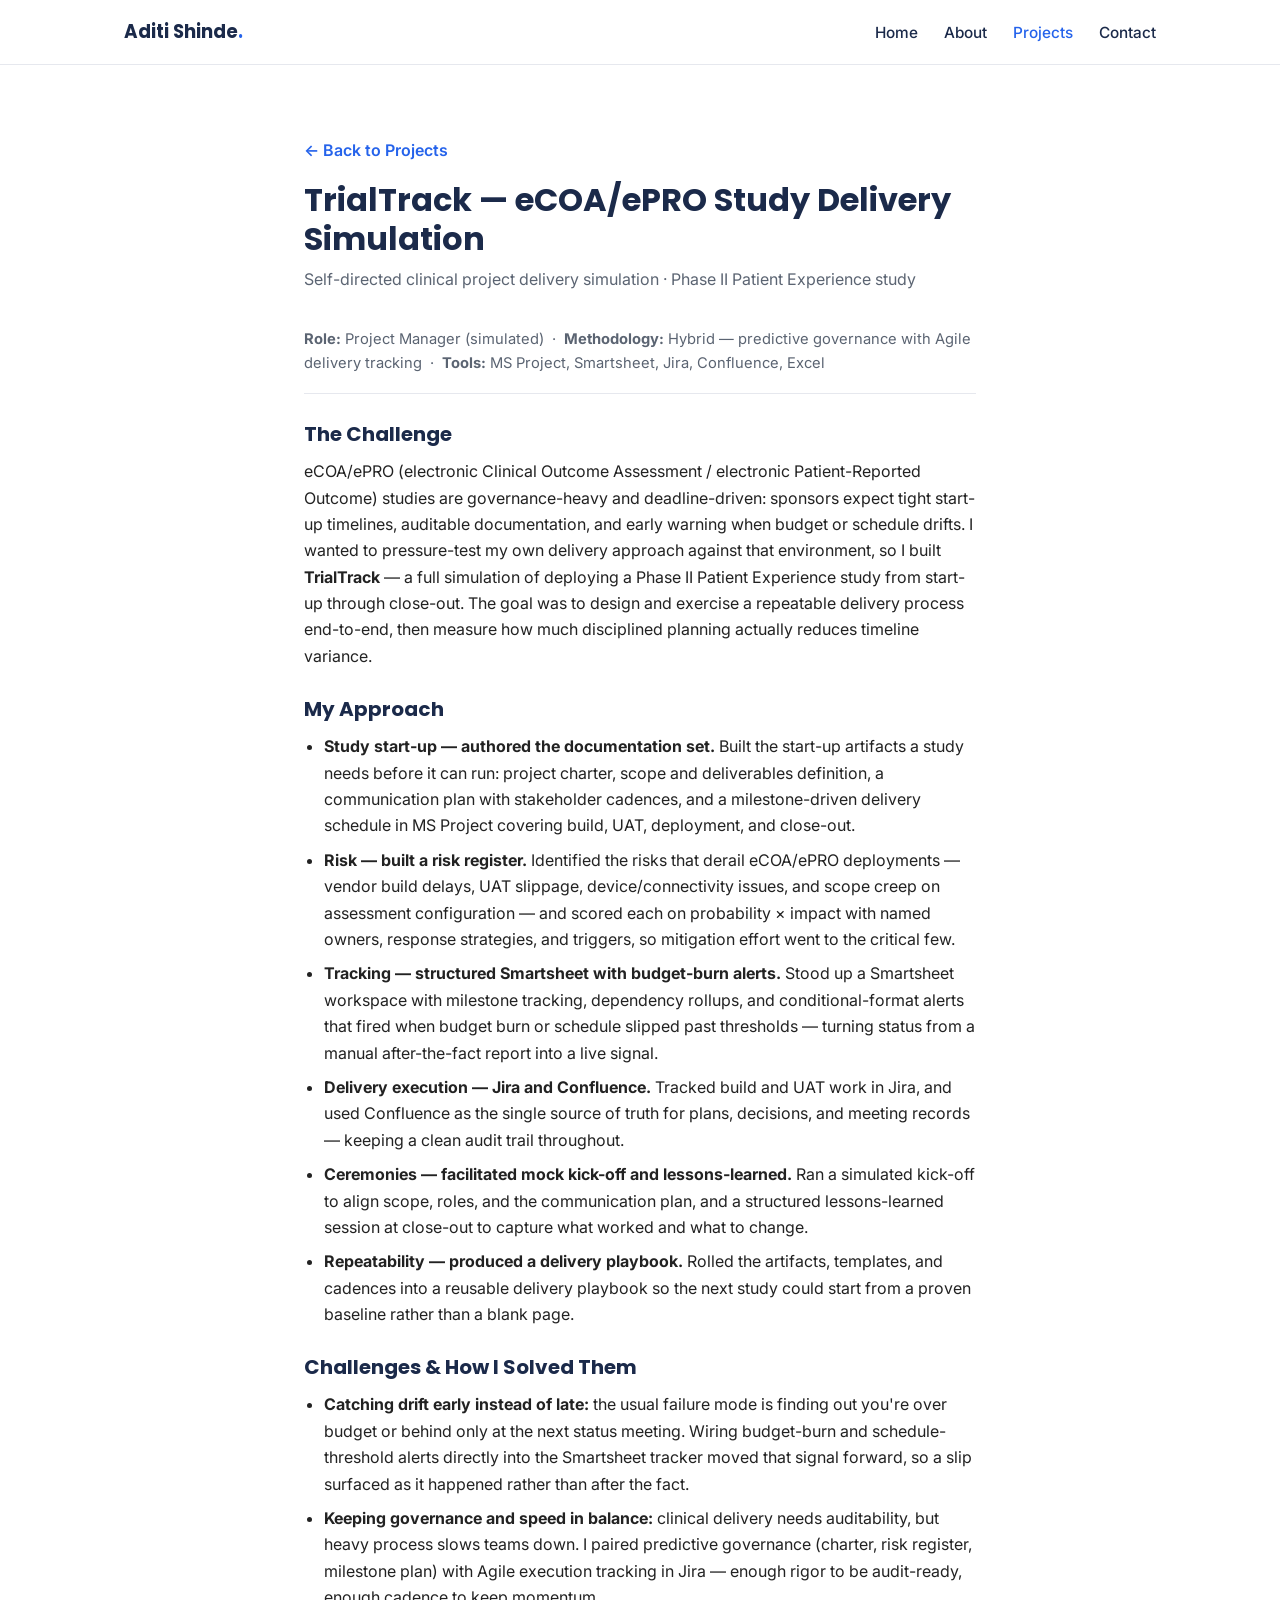
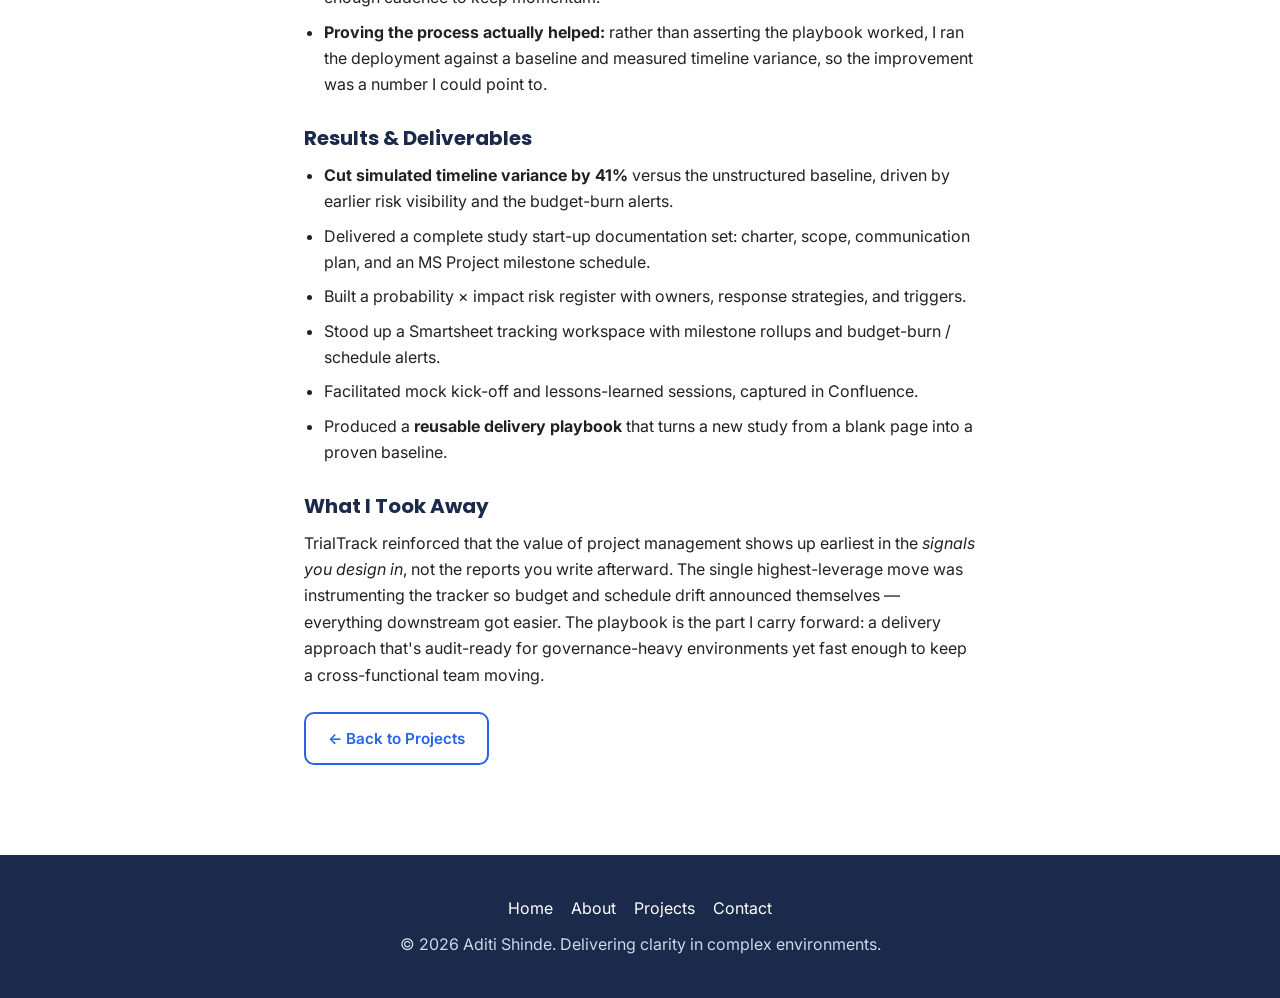
<file: trialtrack.html>
<!DOCTYPE html>
<html lang="en">
<head>
<meta charset="UTF-8">
<meta name="viewport" content="width=device-width, initial-scale=1.0">
<title>TrialTrack Case Study — Aditi Shinde</title>
<meta name="description" content="TrialTrack case study — an end-to-end simulation of a Phase II eCOA/ePRO study deployment: study start-up documentation, a risk register, Smartsheet milestone tracking with budget-burn alerts, and a reusable delivery playbook that cut simulated timeline variance by 41%.">
<link rel="preconnect" href="https://fonts.googleapis.com">
<link rel="preconnect" href="https://fonts.gstatic.com" crossorigin>
<link href="https://fonts.googleapis.com/css2?family=Inter:wght@400;500;600&family=Poppins:wght@500;600;700&display=swap" rel="stylesheet">
<link rel="stylesheet" href="styles.css">
</head>
<body>

<nav class="nav">
  <div class="container">
    <a class="brand" href="index.html">Aditi Shinde<span>.</span></a>
    <button class="nav-toggle" aria-label="Menu" onclick="document.getElementById('navlinks').classList.toggle('open')">☰</button>
    <ul class="nav-links" id="navlinks">
      <li><a href="index.html">Home</a></li>
      <li><a href="about.html">About</a></li>
      <li><a class="active" href="projects.html">Projects</a></li>
      <li><a href="contact.html">Contact</a></li>
    </ul>
  </div>
</nav>

<section>
  <div class="container prose">
    <a class="back" href="projects.html">← Back to Projects</a>
    <div class="section-head">
      <h2>TrialTrack — eCOA/ePRO Study Delivery Simulation</h2>
      <p>Self-directed clinical project delivery simulation · Phase II Patient Experience study</p>
    </div>
    <p class="meta-line"><strong>Role:</strong> Project Manager (simulated) &nbsp;·&nbsp; <strong>Methodology:</strong> Hybrid — predictive governance with Agile delivery tracking &nbsp;·&nbsp; <strong>Tools:</strong> MS Project, Smartsheet, Jira, Confluence, Excel</p>

    <h3>The Challenge</h3>
    <p>eCOA/ePRO (electronic Clinical Outcome Assessment / electronic Patient-Reported Outcome) studies are governance-heavy and deadline-driven: sponsors expect tight start-up timelines, auditable documentation, and early warning when budget or schedule drifts. I wanted to pressure-test my own delivery approach against that environment, so I built <strong>TrialTrack</strong> — a full simulation of deploying a Phase II Patient Experience study from start-up through close-out. The goal was to design and exercise a repeatable delivery process end-to-end, then measure how much disciplined planning actually reduces timeline variance.</p>

    <h3>My Approach</h3>
    <ul>
      <li><strong>Study start-up — authored the documentation set.</strong> Built the start-up artifacts a study needs before it can run: project charter, scope and deliverables definition, a communication plan with stakeholder cadences, and a milestone-driven delivery schedule in MS Project covering build, UAT, deployment, and close-out.</li>
      <li><strong>Risk — built a risk register.</strong> Identified the risks that derail eCOA/ePRO deployments — vendor build delays, UAT slippage, device/connectivity issues, and scope creep on assessment configuration — and scored each on probability × impact with named owners, response strategies, and triggers, so mitigation effort went to the critical few.</li>
      <li><strong>Tracking — structured Smartsheet with budget-burn alerts.</strong> Stood up a Smartsheet workspace with milestone tracking, dependency rollups, and conditional-format alerts that fired when budget burn or schedule slipped past thresholds — turning status from a manual after-the-fact report into a live signal.</li>
      <li><strong>Delivery execution — Jira and Confluence.</strong> Tracked build and UAT work in Jira, and used Confluence as the single source of truth for plans, decisions, and meeting records — keeping a clean audit trail throughout.</li>
      <li><strong>Ceremonies — facilitated mock kick-off and lessons-learned.</strong> Ran a simulated kick-off to align scope, roles, and the communication plan, and a structured lessons-learned session at close-out to capture what worked and what to change.</li>
      <li><strong>Repeatability — produced a delivery playbook.</strong> Rolled the artifacts, templates, and cadences into a reusable delivery playbook so the next study could start from a proven baseline rather than a blank page.</li>
    </ul>

    <h3>Challenges &amp; How I Solved Them</h3>
    <ul>
      <li><strong>Catching drift early instead of late:</strong> the usual failure mode is finding out you're over budget or behind only at the next status meeting. Wiring budget-burn and schedule-threshold alerts directly into the Smartsheet tracker moved that signal forward, so a slip surfaced as it happened rather than after the fact.</li>
      <li><strong>Keeping governance and speed in balance:</strong> clinical delivery needs auditability, but heavy process slows teams down. I paired predictive governance (charter, risk register, milestone plan) with Agile execution tracking in Jira — enough rigor to be audit-ready, enough cadence to keep momentum.</li>
      <li><strong>Proving the process actually helped:</strong> rather than asserting the playbook worked, I ran the deployment against a baseline and measured timeline variance, so the improvement was a number I could point to.</li>
    </ul>

    <h3>Results &amp; Deliverables</h3>
    <ul>
      <li><strong>Cut simulated timeline variance by 41%</strong> versus the unstructured baseline, driven by earlier risk visibility and the budget-burn alerts.</li>
      <li>Delivered a complete study start-up documentation set: charter, scope, communication plan, and an MS Project milestone schedule.</li>
      <li>Built a probability × impact risk register with owners, response strategies, and triggers.</li>
      <li>Stood up a Smartsheet tracking workspace with milestone rollups and budget-burn / schedule alerts.</li>
      <li>Facilitated mock kick-off and lessons-learned sessions, captured in Confluence.</li>
      <li>Produced a <strong>reusable delivery playbook</strong> that turns a new study from a blank page into a proven baseline.</li>
    </ul>

    <h3>What I Took Away</h3>
    <p>TrialTrack reinforced that the value of project management shows up earliest in the <em>signals you design in</em>, not the reports you write afterward. The single highest-leverage move was instrumenting the tracker so budget and schedule drift announced themselves — everything downstream got easier. The playbook is the part I carry forward: a delivery approach that's audit-ready for governance-heavy environments yet fast enough to keep a cross-functional team moving.</p>

    <p style="margin-top:24px"><a class="btn btn-ghost" href="projects.html">← Back to Projects</a></p>
  </div>
</section>

<footer class="footer">
  <div class="container">
    <div class="links">
      <a href="index.html">Home</a>
      <a href="about.html">About</a>
      <a href="projects.html">Projects</a>
      <a href="contact.html">Contact</a>
    </div>
    <p>© 2026 Aditi Shinde. Delivering clarity in complex environments.</p>
  </div>
</footer>

</body>
</html>
</file>
<file: styles.css>
/* ===== Aditi Shinde — PM Portfolio ===== */
:root{
  --navy:#1B2A4A;
  --navy-2:#22335c;
  --accent:#2563EB;
  --accent-dark:#1d4ed8;
  --light:#F7F7F9;
  --line:#e6e8ee;
  --text:#222222;
  --muted:#5b6472;
  --white:#ffffff;
  --maxw:1080px;
  --radius:14px;
  --shadow:0 6px 24px rgba(20,30,60,.08);
}
*{box-sizing:border-box;margin:0;padding:0}
html{scroll-behavior:smooth}
body{
  font-family:'Inter',system-ui,-apple-system,Segoe UI,Roboto,Arial,sans-serif;
  color:var(--text);line-height:1.65;background:var(--white);
  -webkit-font-smoothing:antialiased;
}
h1,h2,h3,h4,.brand{font-family:'Poppins','Inter',sans-serif;line-height:1.2;color:var(--navy)}
a{color:var(--accent);text-decoration:none}
a:hover{text-decoration:underline}
.container{max-width:var(--maxw);margin:0 auto;padding:0 24px}
section{padding:72px 0}
.muted{color:var(--muted)}
.center{text-align:center}

/* ===== Nav ===== */
.nav{position:sticky;top:0;z-index:50;background:rgba(255,255,255,.92);
  backdrop-filter:saturate(180%) blur(8px);border-bottom:1px solid var(--line)}
.nav .container{display:flex;align-items:center;justify-content:space-between;height:64px}
.brand{font-weight:700;font-size:1.15rem;color:var(--navy)}
.brand span{color:var(--accent)}
.nav-links{display:flex;gap:26px;list-style:none}
.nav-links a{color:var(--navy);font-weight:500;font-size:.96rem}
.nav-links a.active{color:var(--accent)}
.nav-toggle{display:none;background:none;border:0;font-size:1.6rem;color:var(--navy);cursor:pointer}

/* ===== Buttons ===== */
.btn{display:inline-block;padding:12px 22px;border-radius:10px;font-weight:600;
  font-size:.95rem;cursor:pointer;border:2px solid transparent;transition:.15s}
.btn-primary{background:var(--accent);color:#fff}
.btn-primary:hover{background:var(--accent-dark);text-decoration:none}
.btn-outline{background:transparent;color:#fff;border-color:rgba(255,255,255,.6)}
.btn-outline:hover{background:rgba(255,255,255,.12);text-decoration:none}
.btn-ghost{background:transparent;color:var(--accent);border-color:var(--accent)}
.btn-ghost:hover{background:var(--accent);color:#fff;text-decoration:none}

/* ===== Hero ===== */
.hero{background:linear-gradient(135deg,var(--navy),var(--navy-2));color:#fff;padding:96px 0}
.hero h1{color:#fff;font-size:3rem;margin-bottom:10px}
.hero .role{color:#cdd6ea;font-weight:500;letter-spacing:.5px;font-size:1.05rem;margin-bottom:22px;text-transform:uppercase}
.hero p.lead{color:#e7ecf7;font-size:1.18rem;max-width:680px;margin-bottom:30px}
.hero .actions{display:flex;gap:14px;flex-wrap:wrap}
.hero-inner{display:flex;align-items:center;gap:48px;justify-content:space-between}
.hero-text{flex:1;min-width:0}
.hero-photo{width:240px;height:240px;border-radius:50%;object-fit:cover;
  border:5px solid rgba(255,255,255,.25);box-shadow:0 12px 34px rgba(0,0,0,.35);flex-shrink:0}

/* ===== Stats ===== */
.stats{background:var(--light)}
.stats-grid{display:grid;grid-template-columns:repeat(3,1fr);gap:24px}
.stat{background:#fff;border:1px solid var(--line);border-radius:var(--radius);
  padding:28px 24px;text-align:center;box-shadow:var(--shadow)}
.stat .num{font-family:'Poppins',sans-serif;font-size:2.8rem;font-weight:700;color:var(--accent);line-height:1}
.stat .label{margin-top:10px;color:var(--muted);font-size:.97rem}

/* ===== Generic section headings ===== */
.section-head{margin-bottom:34px}
.section-head h2{font-size:2rem}
.section-head p{color:var(--muted);margin-top:8px;max-width:680px}
.prose{max-width:720px}
.prose p{margin-bottom:18px}
.prose h3{margin:28px 0 12px;font-size:1.25rem}
.prose ul{margin:0 0 18px 20px}
.prose li{margin-bottom:8px}

/* ===== Cards / grid ===== */
.grid-2{display:grid;grid-template-columns:repeat(2,1fr);gap:26px}
.card{background:#fff;border:1px solid var(--line);border-radius:var(--radius);
  padding:28px;box-shadow:var(--shadow);transition:.18s}
.card:hover{transform:translateY(-3px);box-shadow:0 12px 30px rgba(20,30,60,.12)}
.card h3{font-size:1.25rem;margin-bottom:10px}
.card .tags{margin:14px 0 18px;color:var(--accent);font-size:.86rem;font-weight:600}
.meta-line{color:var(--muted);font-size:.92rem;margin-bottom:24px;
  padding-bottom:18px;border-bottom:1px solid var(--line)}

/* ===== Credentials columns ===== */
.cred-grid{display:grid;grid-template-columns:repeat(2,1fr);gap:24px;margin-top:30px}
.cred{background:var(--light);border:1px solid var(--line);border-radius:var(--radius);padding:22px}
.cred h4{font-size:1.05rem;margin-bottom:10px}
.cred ul{list-style:none}
.cred li{margin-bottom:7px;font-size:.95rem;color:#333}

/* ===== Experience ===== */
.exp{border-left:3px solid var(--accent);padding:4px 0 4px 22px;margin-bottom:26px}
.exp h3{font-size:1.12rem}
.exp .when{color:var(--muted);font-size:.9rem;margin:2px 0 8px}

/* ===== Contact ===== */
.contact-grid{display:grid;grid-template-columns:1fr 1fr;gap:30px;align-items:start}
.contact-card{background:var(--light);border:1px solid var(--line);border-radius:var(--radius);padding:28px}
.contact-card p{margin-bottom:10px}

/* ===== Footer ===== */
.footer{background:var(--navy);color:#cdd6ea;padding:40px 0;text-align:center}
.footer a{color:#fff}
.footer .links{margin-bottom:10px;display:flex;gap:18px;justify-content:center;flex-wrap:wrap}

/* ===== Back link ===== */
.back{display:inline-block;margin-bottom:18px;font-weight:600}

/* ===== Responsive ===== */
@media(max-width:820px){
  .nav-links{position:absolute;top:64px;left:0;right:0;background:#fff;flex-direction:column;
    gap:0;border-bottom:1px solid var(--line);display:none}
  .nav-links.open{display:flex}
  .nav-links li{padding:14px 24px;border-top:1px solid var(--line)}
  .nav-toggle{display:block}
  .stats-grid,.grid-2,.cred-grid,.contact-grid{grid-template-columns:1fr}
  .hero h1{font-size:2.3rem}
  .hero-inner{flex-direction:column-reverse;text-align:center;gap:28px}
  .hero .actions{justify-content:center}
  .hero-photo{width:160px;height:160px}
  .hero{padding:72px 0}
  section{padding:56px 0}
}
</file>
